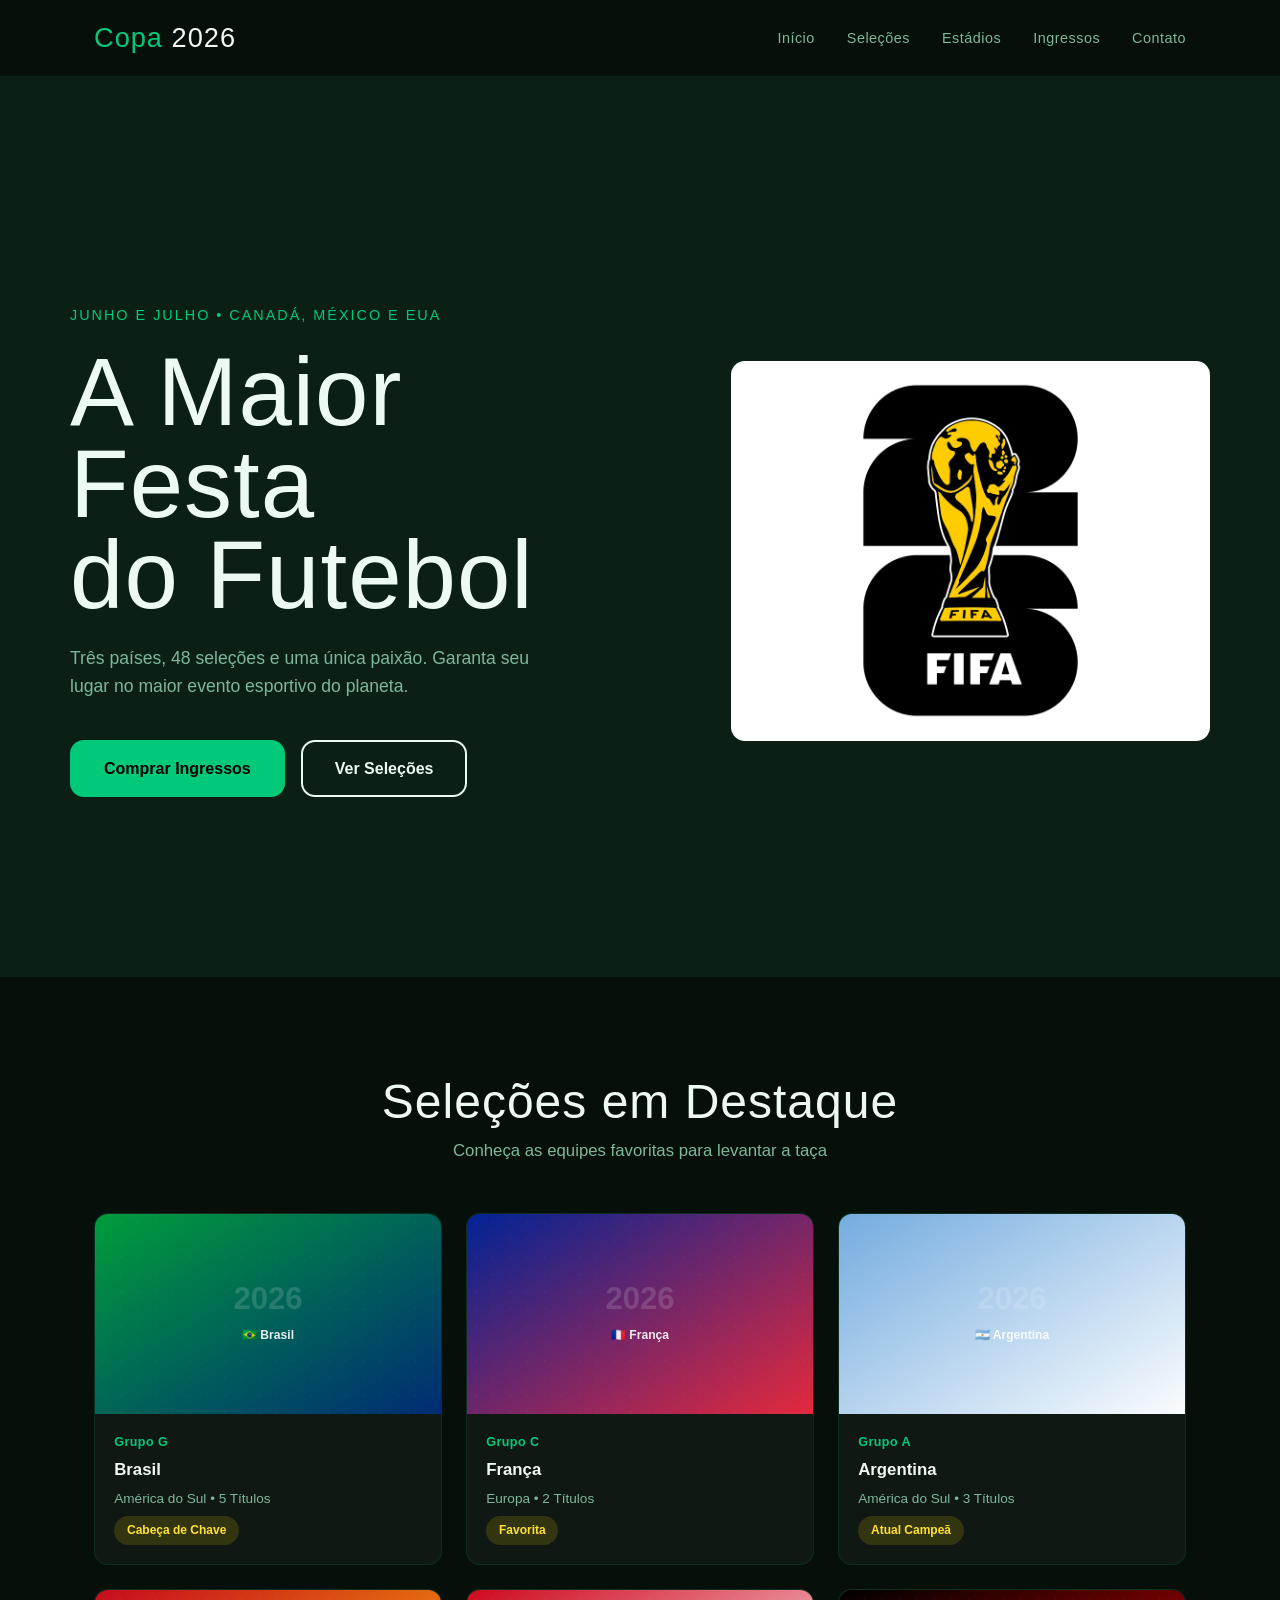
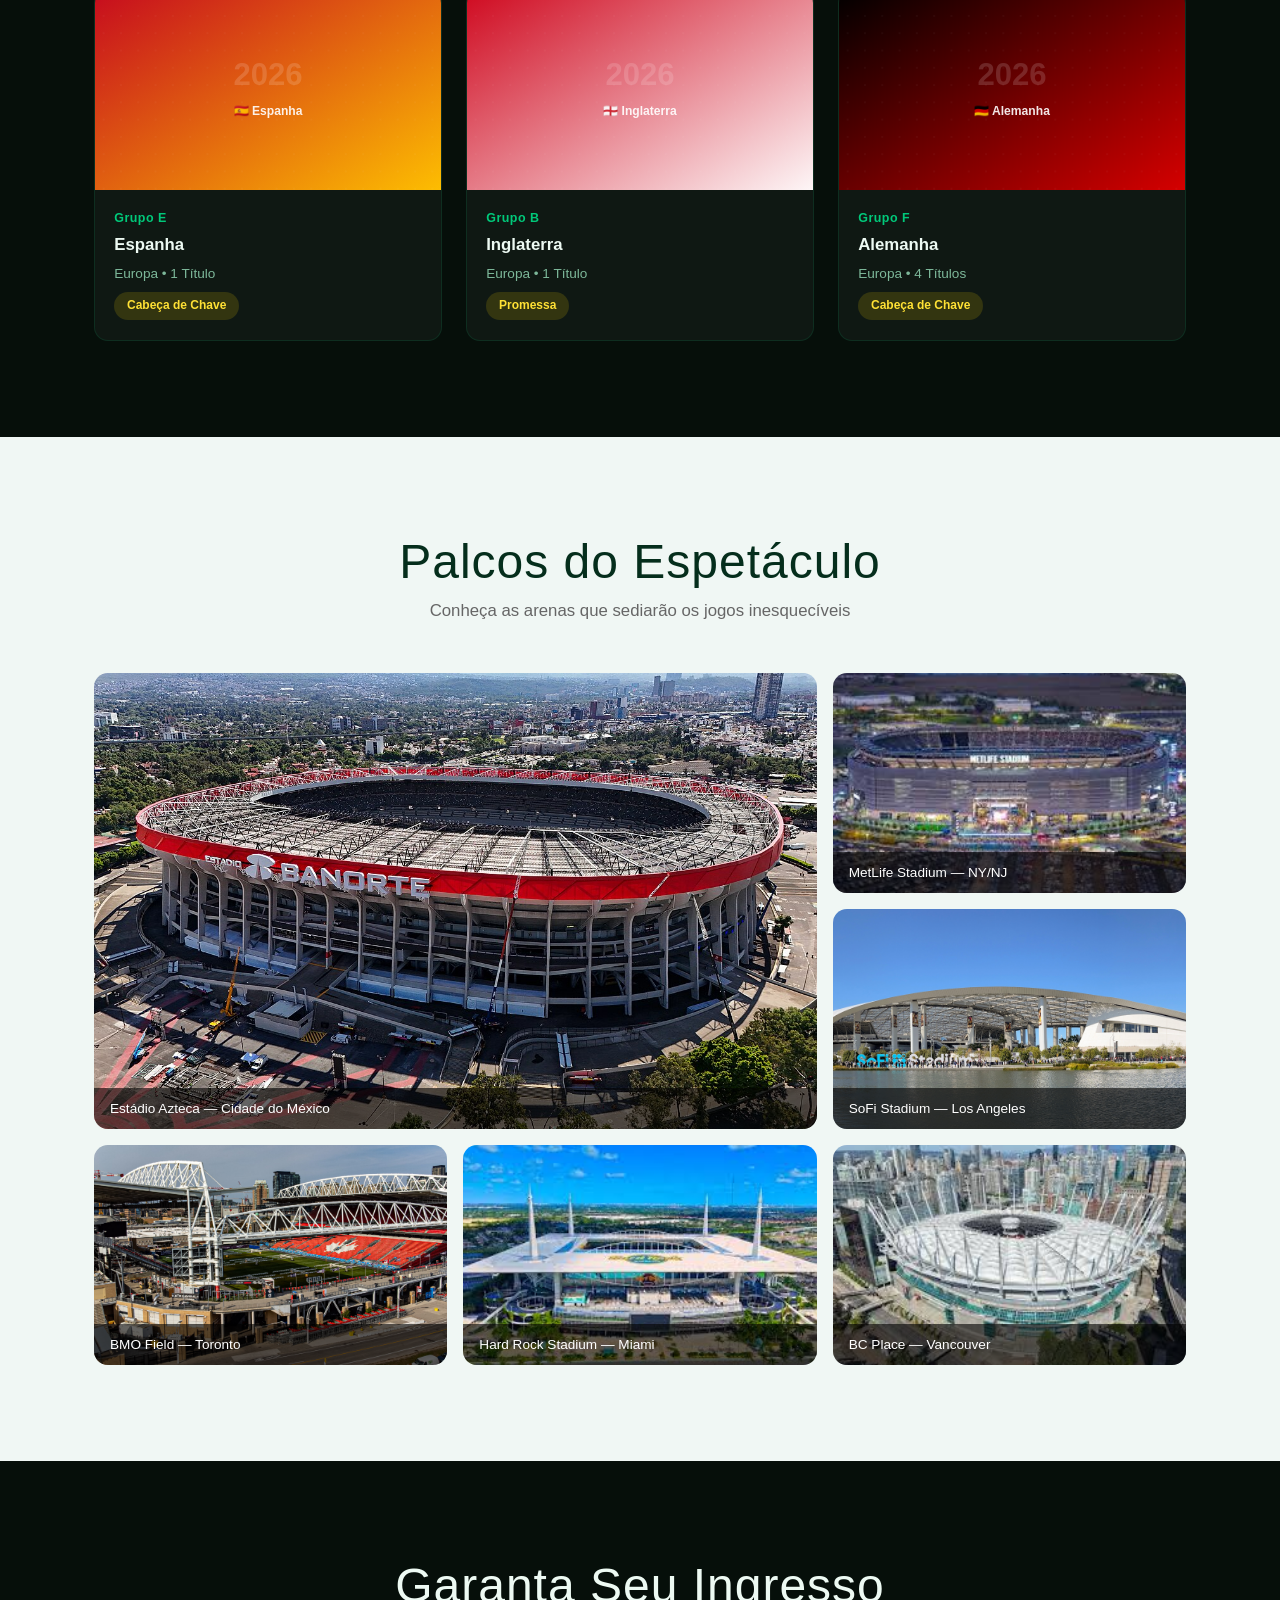
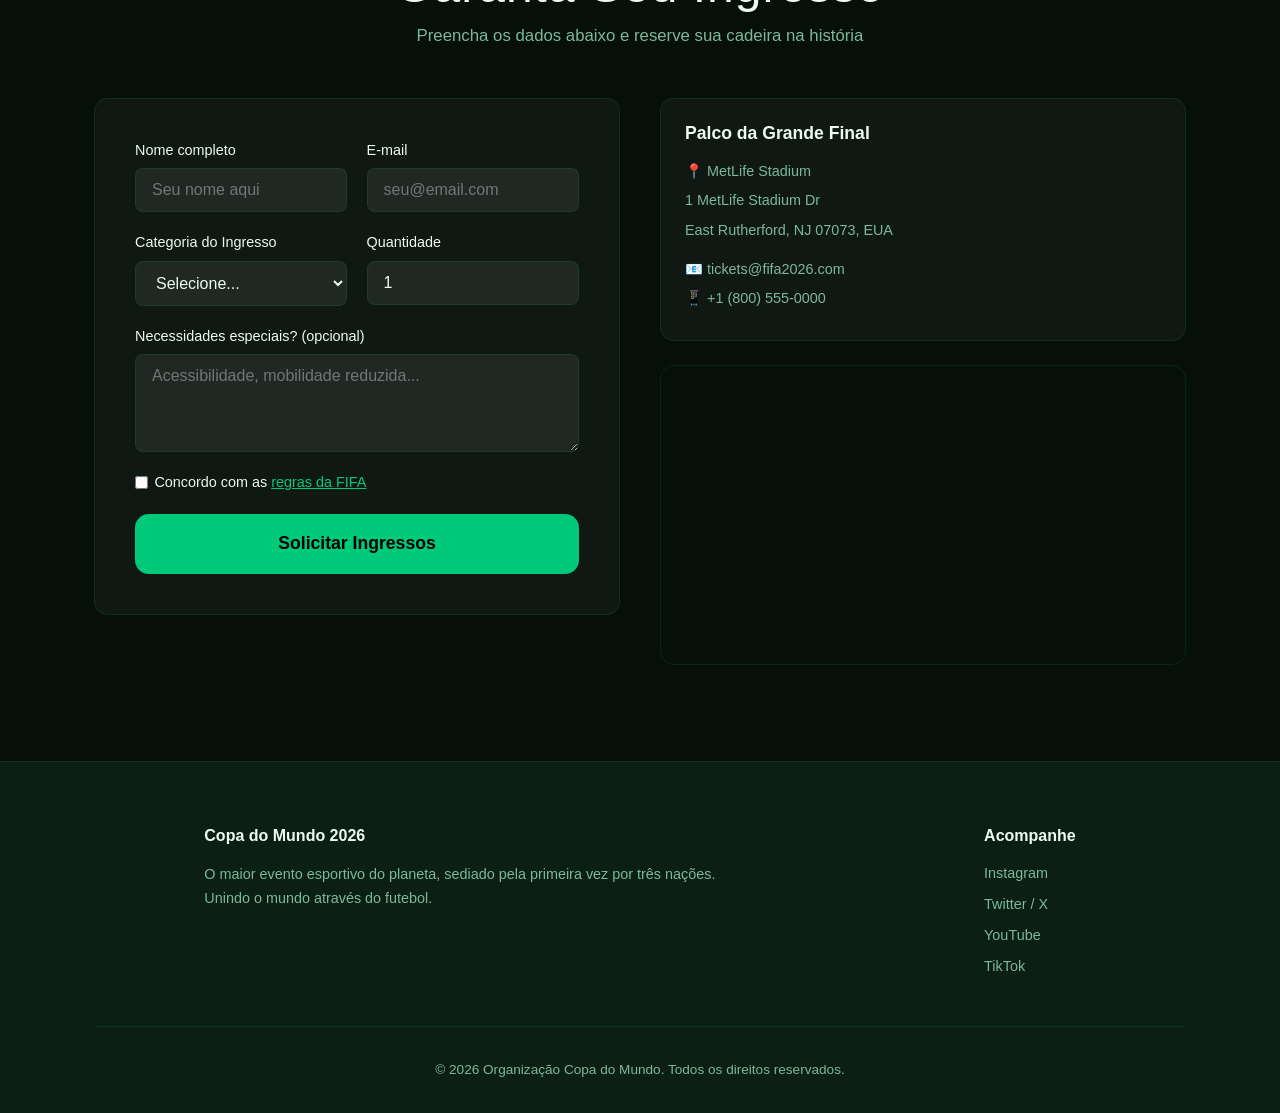
<file: index.html>
<!DOCTYPE html>
<html lang="pt-BR">
<head>
  <meta charset="UTF-8">
  <meta name="viewport" content="width=device-width, initial-scale=1.0">
  <meta name="description" content="Site Oficial da Copa do Mundo 2026 - Ingressos, Seleções e Estádios">
  <title>Copa do Mundo 2026</title>
  <link rel="stylesheet" href="style.css">
  <link rel="icon" type="image/svg+xml" href="favicon.svg">
  </head>

<body>
  <nav id="navbar">
    <div class="nav-container">
      <div class="nav-logo">
        <span class="logo-destaque">Copa</span> 2026
        </div>

      <ul class="nav-links">
        <li><a href="#home">Início</a></li>
        <li><a href="#selecoes">Seleções</a></li>
        <li><a href="#estadios">Estádios</a></li>
        <li><a href="#ingressos">Ingressos</a></li>
        <li><a href="#contato">Contato</a></li>
        </ul>

    </div>
  </nav>

  <header id="home">

    <div class="header-content">
      <div class="header-texto">

        <p class="header-subtitulo">Junho e Julho • Canadá, México e EUA</p>
        <h1 class="header-titulo">A Maior Festa<br>do Futebol</h1>
        <p class="header-descricao">
          Três países, 48 seleções e uma única paixão. 
          Garanta seu lugar no maior evento esportivo do planeta.
        </p>

        <div class="header-botoes">
          <a href="#ingressos" class="btn btn-primario">Comprar Ingressos</a>
          <a href="#selecoes" class="btn btn-secundario">Ver Seleções</a>
        </div>

      </div>
      <div class="header-imagem">
        <img 
          src="img/copa-2026.png" 
          alt="Torcedores comemorando um gol na arquibancada de um estádio lotado"
          class="header-foto"
        >
        </div>
      </div>

  </header>

  <main>

    <section id="selecoes" class="secao secao-escura">
      <div class="container">

        <div class="secao-titulo">
          <h2>Seleções em Destaque</h2>
          <p>Conheça as equipes favoritas para levantar a taça</p>
        </div>

        <div class="grid-selecoes">
          <div class="card-selecao">
            <div class="card-imagem">
              <img 
                src="img/selecao-brasil.svg"
                alt="Jogadores da seleção brasileira abraçados com a camisa amarela"
                class="card-foto"
              >
            </div>
            <div class="card-corpo">
              <span class="card-dia">Grupo G</span>
              <h3>Brasil</h3>
              <p>América do Sul • 5 Títulos</p>
              <span class="tag-palco">Cabeça de Chave</span>
            </div>
          </div>

          <div class="card-selecao">
            <div class="card-imagem">
              <img 
                src="img/selecao-franca.svg"
                alt="Seleção francesa comemorando vitória em campo"
                class="card-foto"
              >
            </div>
            <div class="card-corpo">
              <span class="card-dia">Grupo C</span>
              <h3>França</h3>
              <p>Europa • 2 Títulos</p>
              <span class="tag-palco">Favorita</span>
            </div>
          </div>

          <div class="card-selecao">
            <div class="card-imagem">
              <img 
                src="img/selecao-argentina.svg"
                alt="Time da Argentina perfilado cantando o hino nacional"
                class="card-foto"
              >
            </div>
            <div class="card-corpo">
              <span class="card-dia">Grupo A</span>
              <h3>Argentina</h3>
              <p>América do Sul • 3 Títulos</p>
              <span class="tag-palco">Atual Campeã</span>
            </div>
          </div>

          <div class="card-selecao">
            <div class="card-imagem">
              <img 
                src="img/selecao-espanha.svg"
                alt="Jogadores da Espanha tocando a bola durante a partida"
                class="card-foto"
              >
            </div>
            <div class="card-corpo">
              <span class="card-dia">Grupo E</span>
              <h3>Espanha</h3>
              <p>Europa • 1 Título</p>
              <span class="tag-palco">Cabeça de Chave</span>
            </div>
          </div>

          <div class="card-selecao">
            <div class="card-imagem">
              <img 
                src="img/selecao-inglaterra.svg"
                alt="Atletas da seleção inglesa saudando a torcida"
                class="card-foto"
              >
            </div>
            <div class="card-corpo">
              <span class="card-dia">Grupo B</span>
              <h3>Inglaterra</h3>
              <p>Europa • 1 Título</p>
              <span class="tag-palco">Promessa</span>
            </div>
          </div>

          <div class="card-selecao">
            <div class="card-imagem">
              <img 
                src="img/selecao-alemanha.svg"
                alt="Equipe da Alemanha reunida em círculo antes do jogo"
                class="card-foto"
              >
            </div>
            <div class="card-corpo">
              <span class="card-dia">Grupo F</span>
              <h3>Alemanha</h3>
              <p>Europa • 4 Títulos</p>
              <span class="tag-palco">Cabeça de Chave</span>
            </div>
          </div>

        </div>
        </div>
    </section>
    <section id="estadios" class="secao secao-clara">

      <div class="container">

        <div class="secao-titulo">
          <h2>Palcos do Espetáculo</h2>
          <p>Conheça as arenas que sediarão os jogos inesquecíveis</p>
        </div>

        <div class="grid-galeria">
          <div class="foto-item foto-grande">
            <img 
              src="img/azteca.jpg"
              alt="Visão panorâmica do Estádio Azteca lotado no México"
              class="foto-img"
            >
            <div class="foto-legenda">Estádio Azteca — Cidade do México</div>
          </div>

          <div class="foto-item">
            <img 
              src="img/metlife.jpg"
              alt="Fachada moderna do MetLife Stadium iluminada à noite"
              class="foto-img"
            >
            <div class="foto-legenda">MetLife Stadium — NY/NJ</div>
          </div>

          <div class="foto-item">
            <img 
              src="img/sofi.jpg"
              alt="Design futurista da cobertura do SoFi Stadium em Los Angeles"
              class="foto-img"
            >
            <div class="foto-legenda">SoFi Stadium — Los Angeles</div>
          </div>

          <div class="foto-item">
            <img 
              src="img/bmo.jpg"
              alt="Visão do gramado do BMO Field em Toronto"
              class="foto-img"
            >
            <div class="foto-legenda">BMO Field — Toronto</div>
          </div>

          <div class="foto-item">
            <img 
              src="img/hard-rock.jpg"
              alt="Vista aérea do Hard Rock Stadium em Miami"
              class="foto-img"
            >
            <div class="foto-legenda">Hard Rock Stadium — Miami</div>
          </div>

          <div class="foto-item">
            <img 
              src="img/bc-place.jpg"
              alt="Interior do BC Place com seu teto retrátil em Vancouver"
              class="foto-img"
            >
            <div class="foto-legenda">BC Place — Vancouver</div>
          </div>

        </div>
        </div>

    </section>
    <section id="ingressos" class="secao secao-escura">

      <div class="container">

        <div class="secao-titulo">
          <h2>Garanta Seu Ingresso</h2>
          <p>Preencha os dados abaixo e reserve sua cadeira na história</p>
        </div>

        <div class="ingressos-layout">
          <div>
            <form id="form-ingresso" class="formulario">

              <div class="form-linha">
                <div class="form-grupo">
                  <label for="nome">Nome completo</label>
                  <input 
                    type="text" 
                    id="nome" 
                    name="nome" 
                    placeholder="Seu nome aqui"
                    required
                  >
                </div>

                <div class="form-grupo">
                  <label for="email">E-mail</label>
                  <input 
                    type="email" 
                    id="email" 
                    name="email" 
                    placeholder="seu@email.com"
                    required
                  >
                </div>
              </div>

              <div class="form-linha">
                <div class="form-grupo">
                  <label for="tipo">Categoria do Ingresso</label>
                  <select id="tipo" name="tipo">
                    <option value="">Selecione...</option>
                    <option value="cat3">Categoria 3 — U$ 150</option>
                    <option value="cat2">Categoria 2 — U$ 300</option>
                    <option value="cat1">Categoria 1 — U$ 600</option>
                    <option value="vip">Hospitality / VIP — U$ 1200</option>
                  </select>
                </div>

                <div class="form-grupo">
                  <label for="quantidade">Quantidade</label>
                  <input 
                    type="number" 
                    id="quantidade" 
                    name="quantidade"
                    min="1" 
                    max="6" 
                    value="1"
                  >
                </div>
              </div>

              <div class="form-grupo">
                <label for="mensagem">Necessidades especiais? (opcional)</label>
                <textarea 
                  id="mensagem" 
                  name="mensagem" 
                  rows="4"
                  placeholder="Acessibilidade, mobilidade reduzida..."
                ></textarea>
              </div>

              <div class="form-grupo form-checkbox">
                <input type="checkbox" id="termos" name="termos" required>
                <label for="termos">Concordo com as <a href="#">regras da FIFA</a></label>
              </div>

              <button type="submit" class="btn btn-primario btn-grande">
                Solicitar Ingressos
              </button>

            </form>
          </div>

          <div class="local-wrapper">

            <div class="local-info">
              <h3>Palco da Grande Final</h3>

              <address>
                <p>📍 MetLife Stadium</p>
                <p>1 MetLife Stadium Dr</p>
                <p>East Rutherford, NJ 07073, EUA</p>
              </address>

              <div class="local-contatos">
                <p>📧 tickets@fifa2026.com</p>
                <p>📱 +1 (800) 555-0000</p>
              </div>
            </div>

            <div class="mapa-wrapper">
              <iframe
                src="https://www.google.com/maps/embed?pb=!1m18!1m12!1m3!1d3020.354228965902!2d-74.07682392437632!3d40.81363653066376!2m3!1f0!2f0!3f0!3m2!1i1024!2i768!4f13.1!3m3!1m2!1s0x89c2f861aa554bf7%3A0xc66ba2b8e390c504!2sMetLife%20Stadium!5e0!3m2!1spt-BR!2sbr!4v1716301234567!5m2!1spt-BR!2sbr"
                width="100%"
                height="100%"
                style="border: 0;"
                allowfullscreen=""
                loading="lazy"
                referrerpolicy="no-referrer-when-downgrade"
                title="Mapa do MetLife Stadium, local da final da Copa"
              ></iframe>
            </div>

          </div>

        </div>

      </div>

    </section>

  </main>

  <footer id="contato">

    <div class="container">

      <div class="footer-grid">

        <div class="footer-coluna">
          <h4>Copa do Mundo 2026</h4>
          <p>O maior evento esportivo do planeta, sediado pela primeira vez por três nações.</p>
          <p>Unindo o mundo através do futebol.</p>
        </div>

        <div class="footer-coluna">
          <h4>Acompanhe</h4>
          <div class="redes-sociais">
            <a href="#" class="rede-link">Instagram</a>
            <a href="#" class="rede-link">Twitter / X</a>
            <a href="#" class="rede-link">YouTube</a>
            <a href="#" class="rede-link">TikTok</a>
          </div>
        </div>

      </div>
      <div class="footer-fundo">
        <p>© 2026 Organização Copa do Mundo. Todos os direitos reservados.</p>
      </div>

    </div>

  </footer>

</body>
</html>
</file>
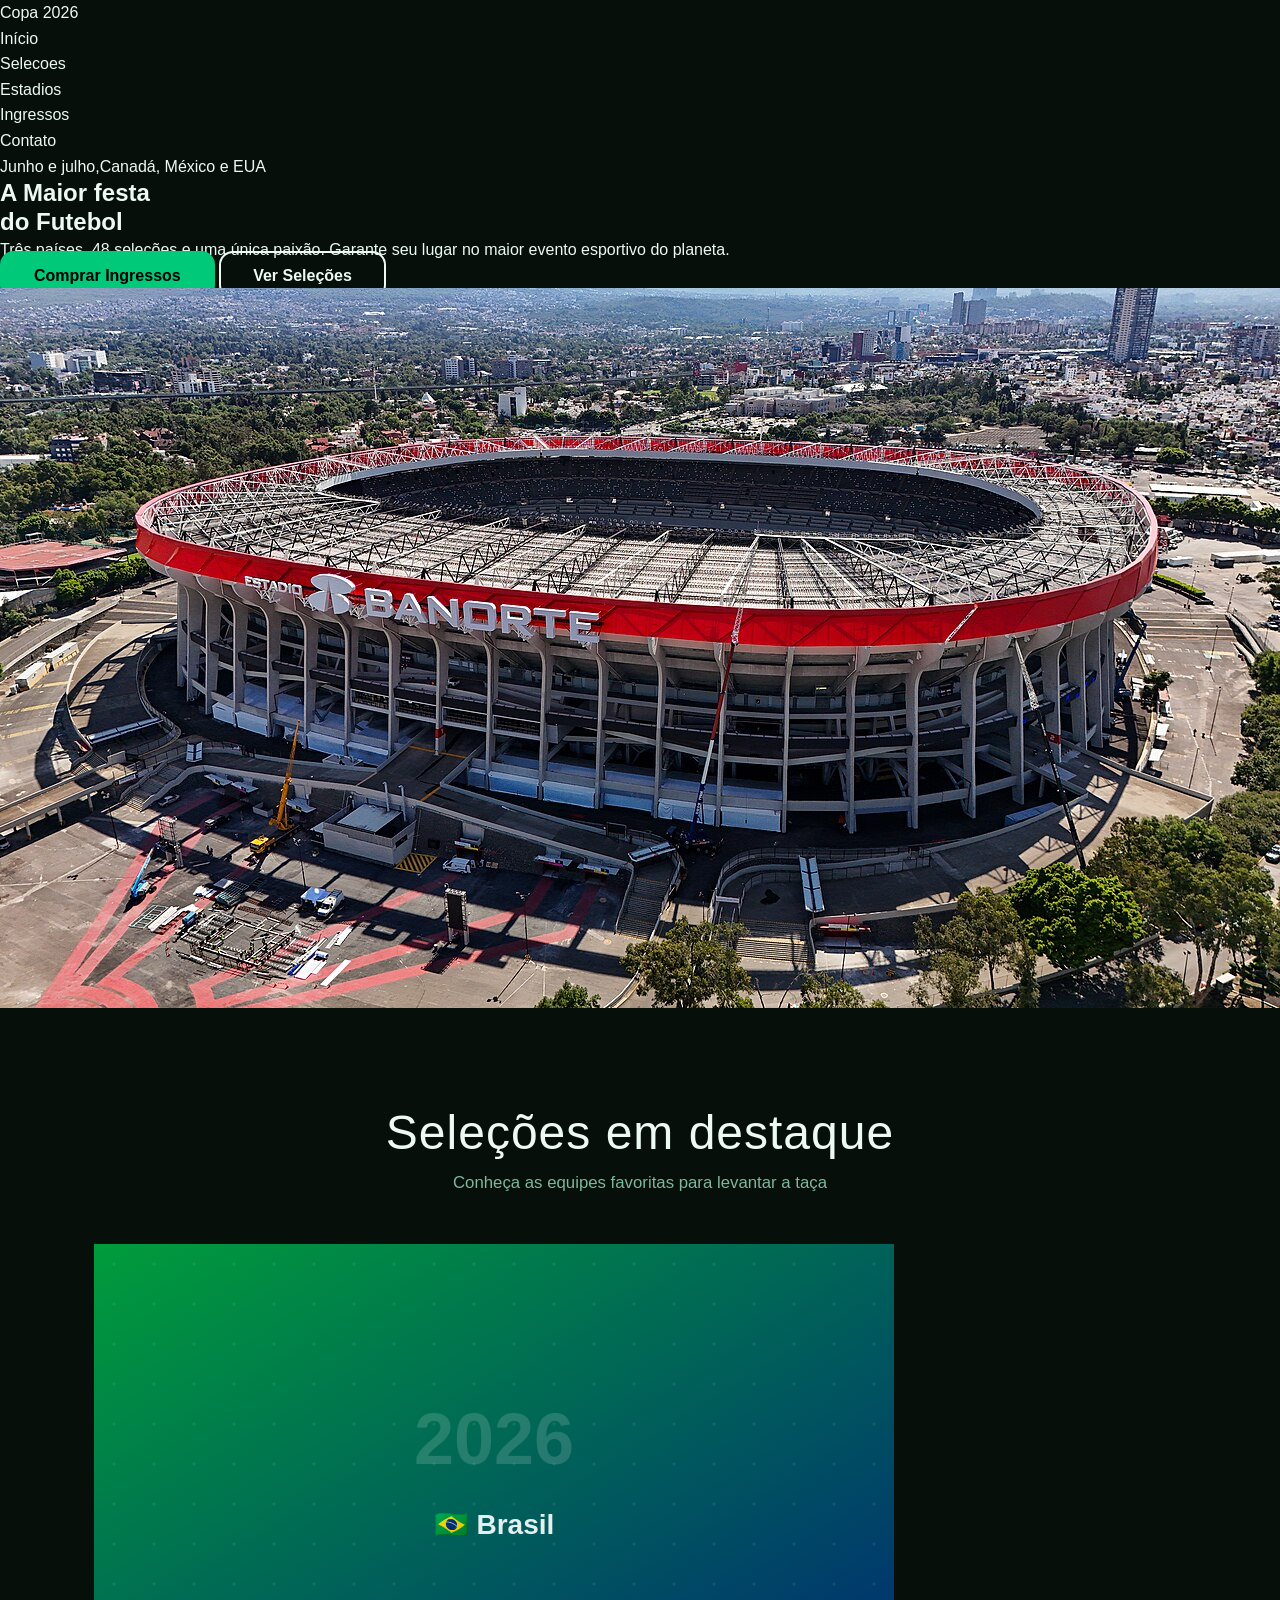
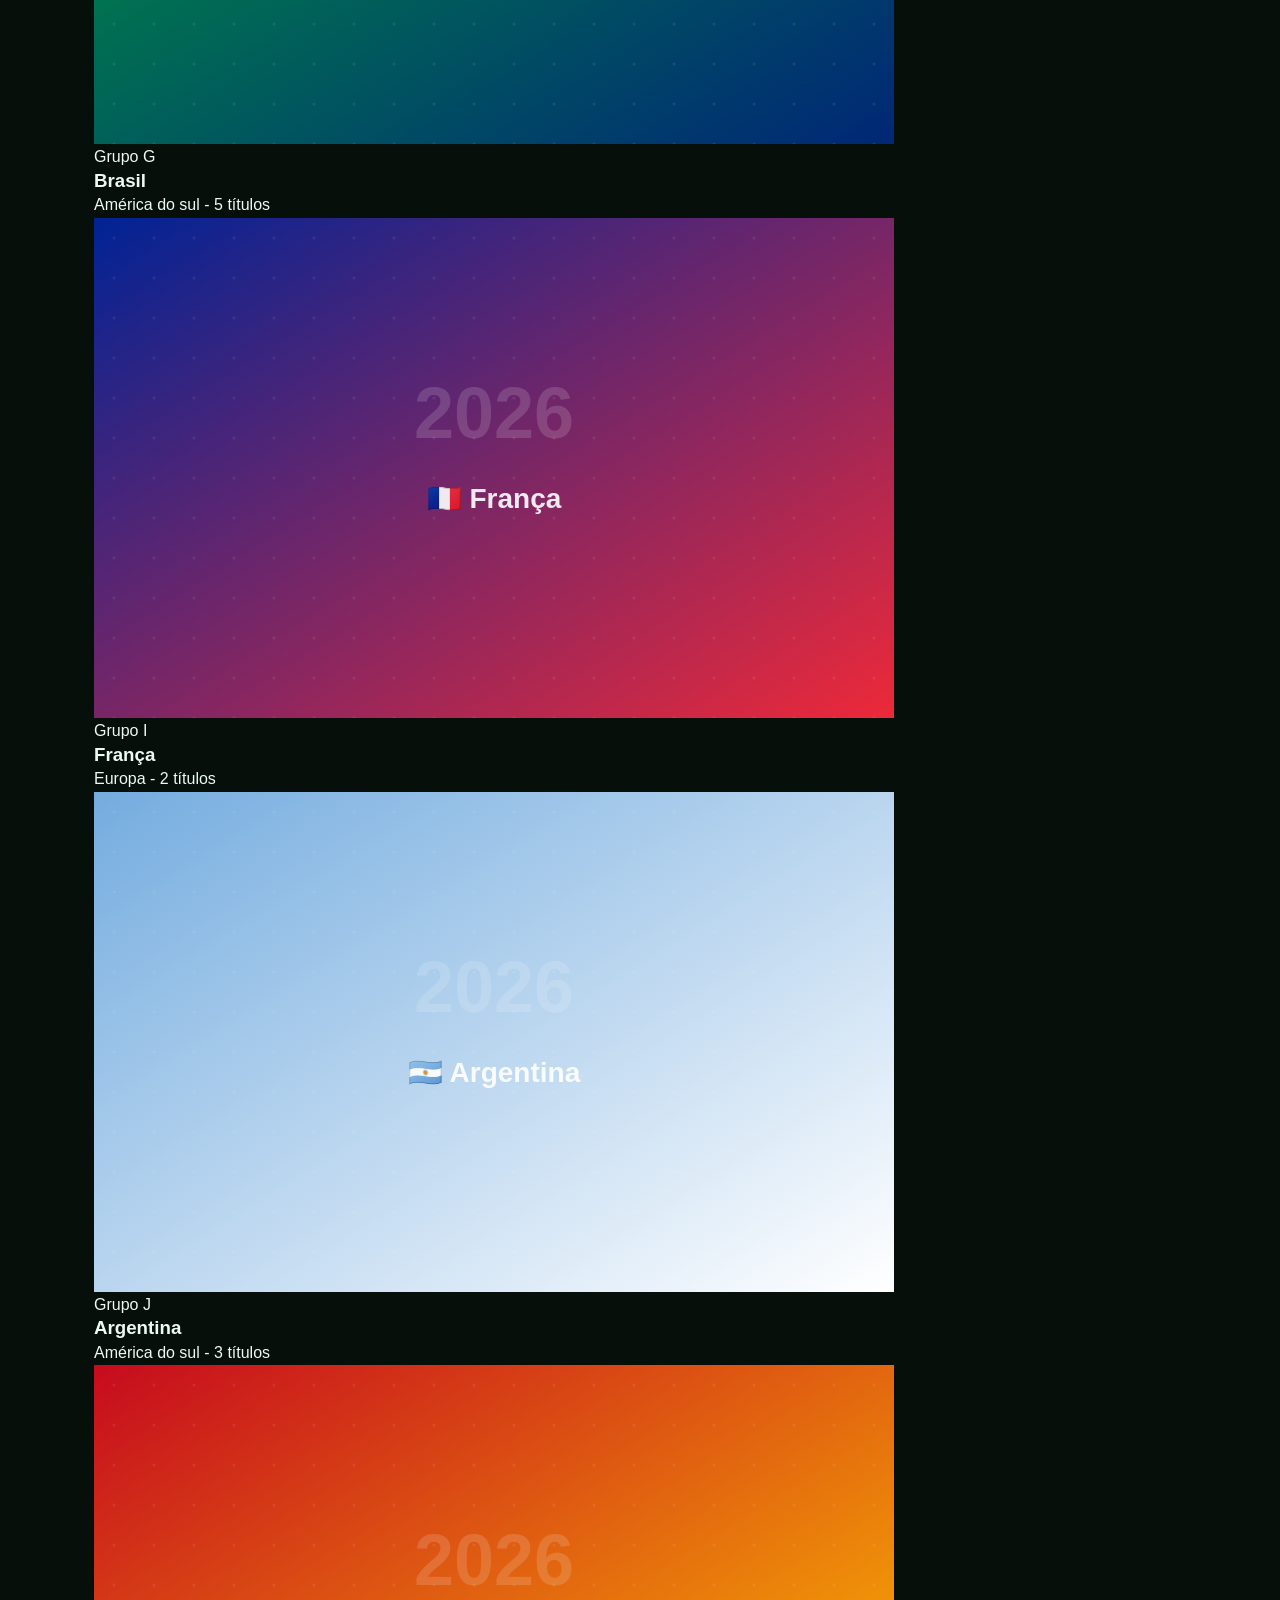
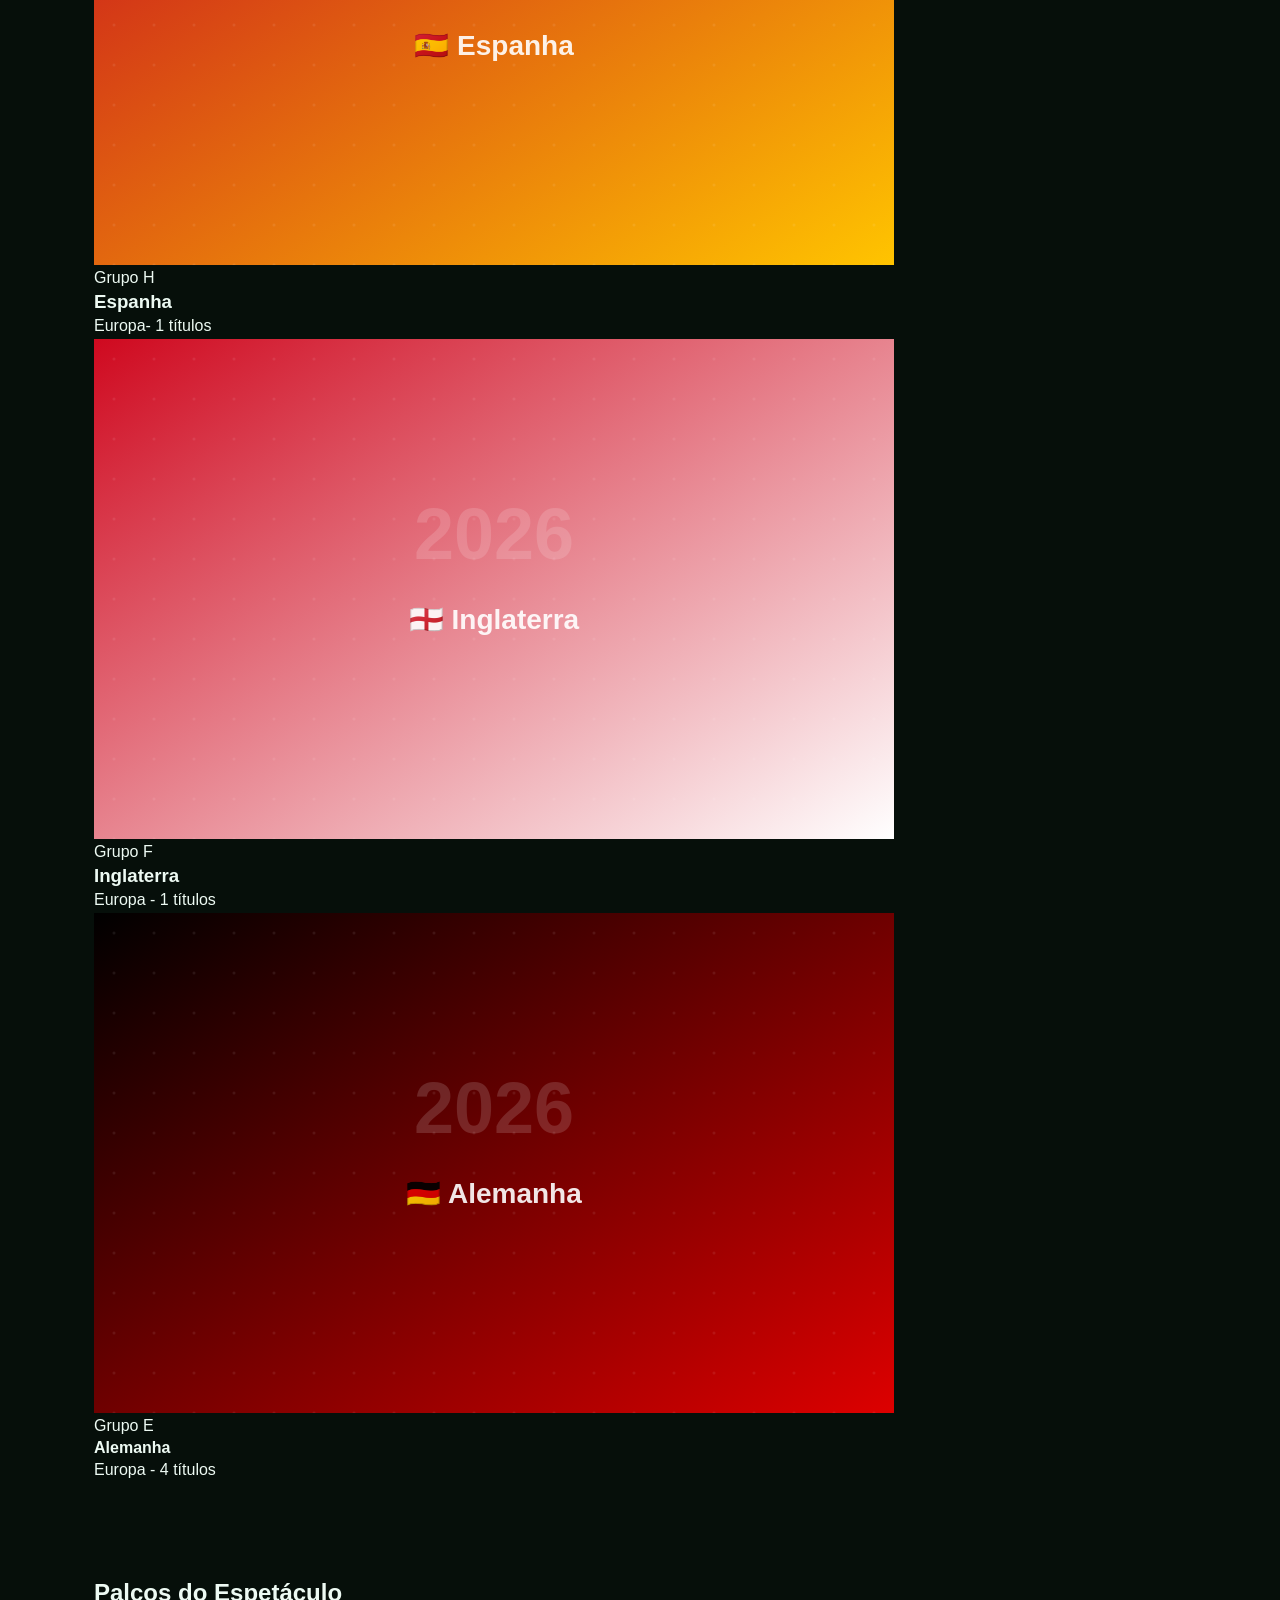
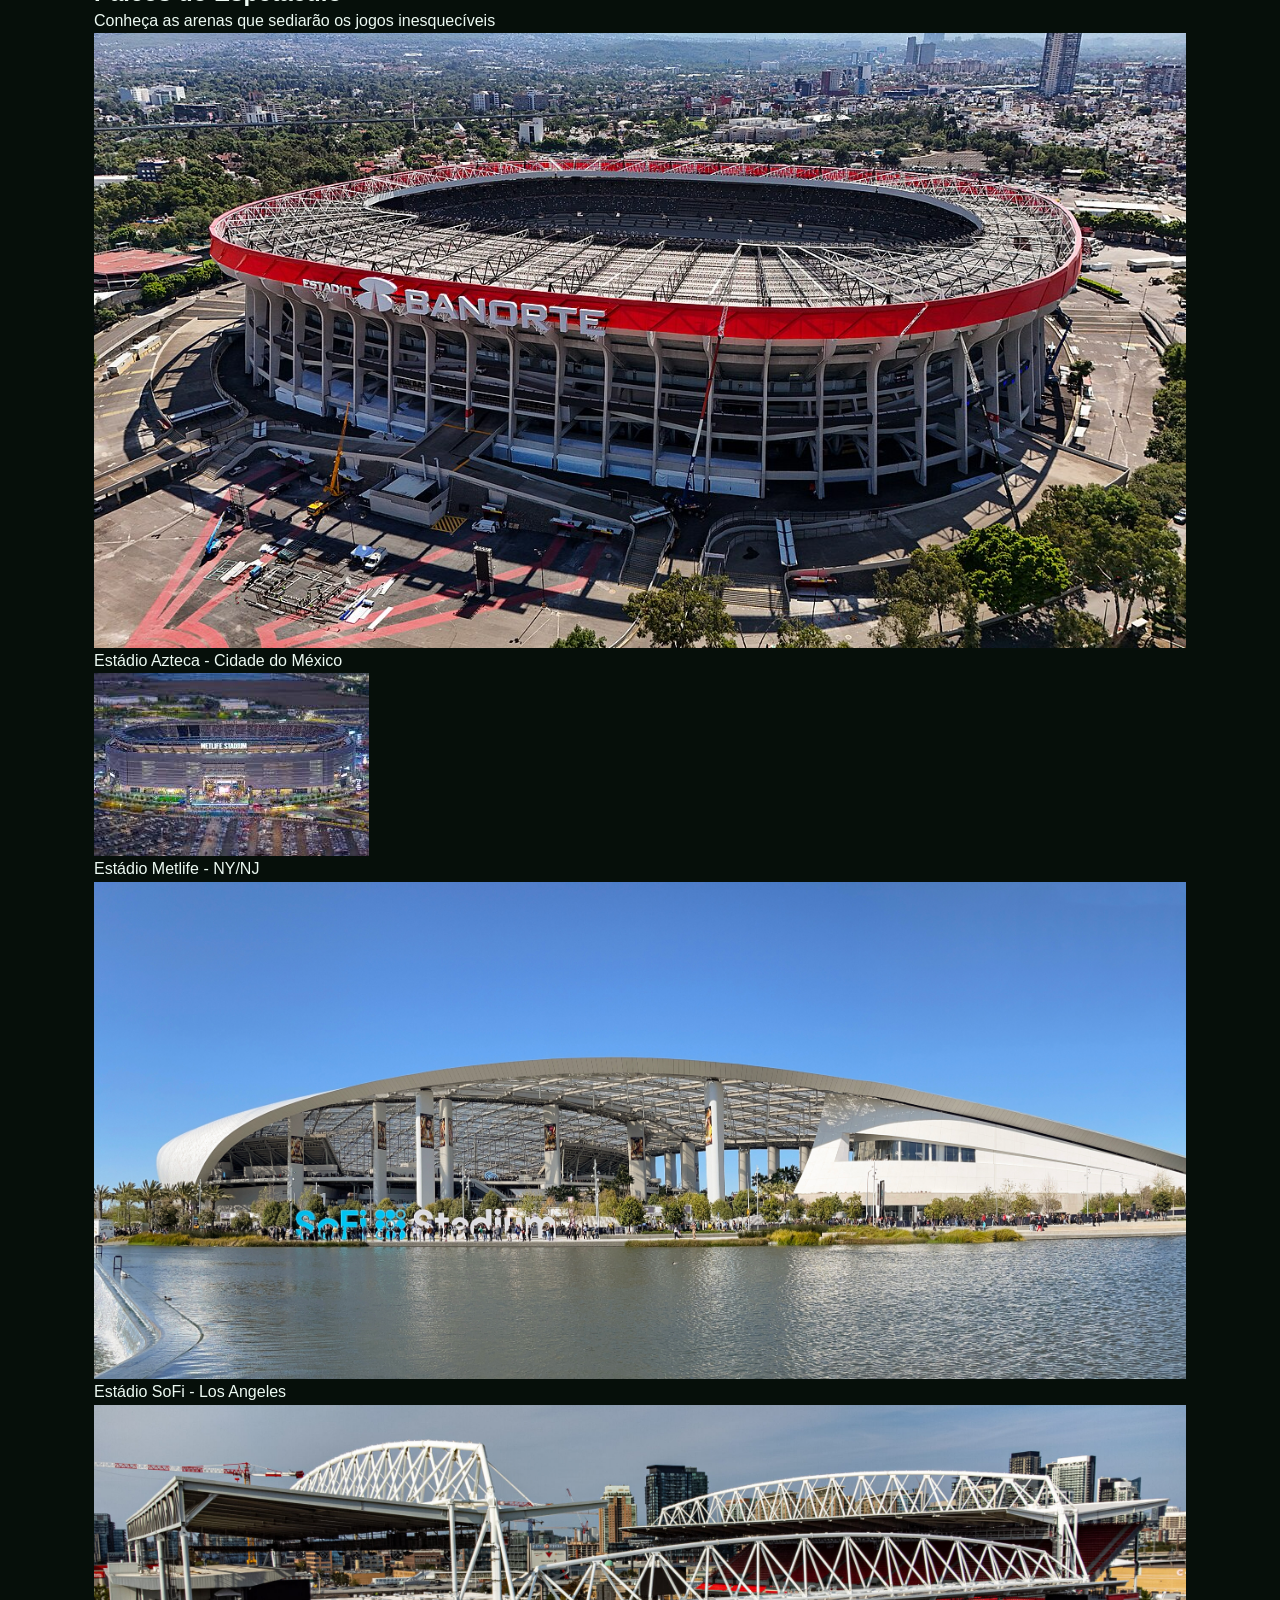
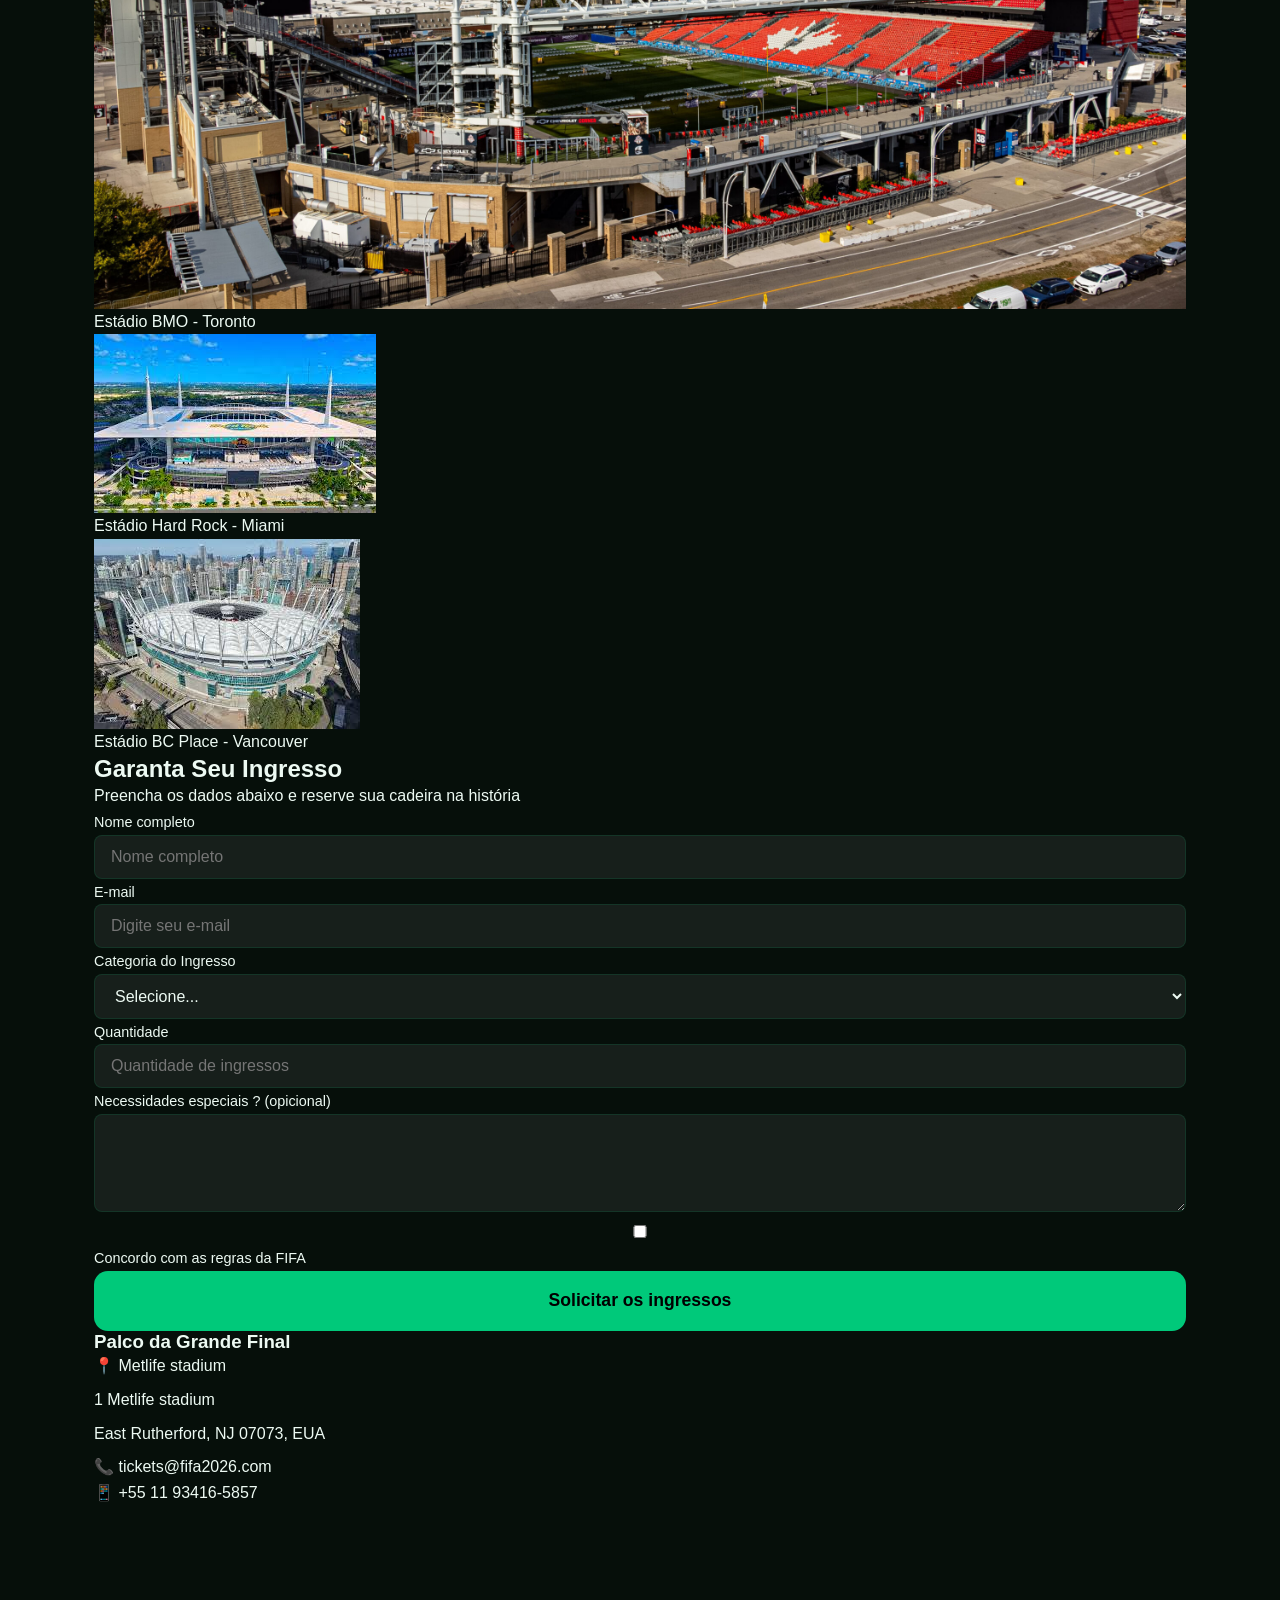
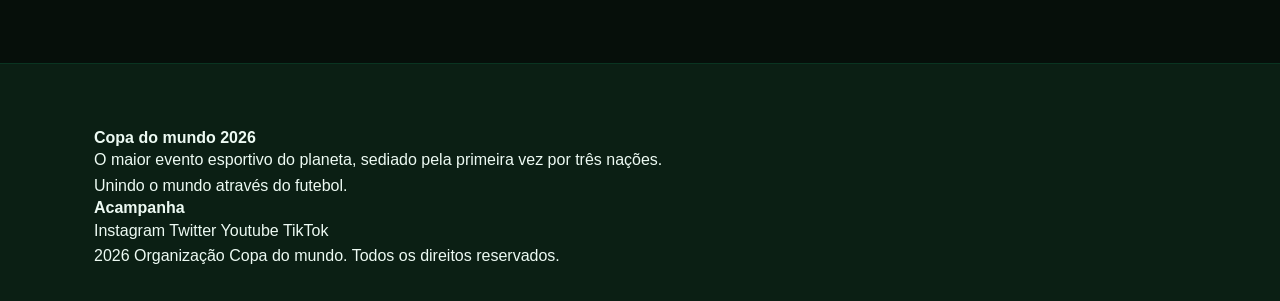
<file: Site-copa-pequenos-talentos-main/index.html>
<!DOCTYPE html>
<html lang="en">

<head>
    <meta charset="UTF-8">
    <meta name="viewport" content="width=device-width, initial-scale=1.0">
    <meta name="description" content="Site oficial da copa do mundo 2026 - Pequenos talentos">
    <title>Copa do mundo 2026</title>
    <link rel="stylesheet" href="style.css">
</head>

<body>
    <nav>
        <div>
            <div>
                <span>Copa</span> 2026
            </div>

            <ul>
                <li><a href="#home">Início</a></li>
                <li><a href="#selecoes">Selecoes</a></li>
                <li><a href="#estadios">Estadios</a></li>
                <li><a href="#ingressos">Ingressos</a></li>
                <li><a href="#contato">Contato</a></li>
            </ul>
        </div>
    </nav>

    <section id="home">
        <div>
            <div>
                <p>Junho e julho,Canadá, México e EUA</p>
                <h1>A Maior festa <br> do Futebol</h1>
                <p>
                    Três países, 48 seleções e uma única paixão.
                    Garante seu lugar no maior evento esportivo do planeta.

                </p>
                <div>
                    <a href="#ingressos"class="btn btn-primario">Comprar Ingressos</a>
                    <a href="#selecões" class="btn btn-secundario">Ver Seleções</a>
                </div>
            </div>
            <div>
                <img src="img/azteca.jpg" alt="Estadio da copa do mundo - 2026">
            </div>
        </div>
    </section>

    <main>
        <section id="selecoes" class="secao secao-escura">
            <div class="container">
                <!-- Div de títulos  -->
                <div class="secao-titulo">
                    <h2>Seleções em destaque</h2>
                    <p>Conheça as equipes favoritas para levantar a taça</p>
                </div>
                <!-- Div de seleções -->
                <div>
                    <!-- Seleção brasileira -->
                    <div>
                        <div>
                            <img src="img/selecao-brasil.svg" alt="banner Seleção brasileira">
                        </div>
                        <div>
                            <span>Grupo G</span>
                            <h3>Brasil</h3>
                            <p>América do sul - 5 títulos</p>
                        </div>

                        <!-- Seleção da frança -->
                        <div>
                            <div>
                                <div>
                                    <img src="img/selecao-franca.svg" alt="banner Seleção da frança ">
                                </div>
                                <div>
                                    <span>Grupo I</span>
                                    <h3>França</h3>
                                    <p>Europa - 2 títulos</p>
                                </div>
                            </div>
                        </div>
                        <!-- Seleção da argentina -->
                        <div>
                            <div>
                                <div>
                                    <img src="img/selecao-argentina.svg" alt="banner Seleção da argentina ">
                                </div>
                                <div>
                                    <span>Grupo J</span>
                                    <h3>Argentina</h3>
                                    <p>América do sul - 3 títulos</p>
                                </div>
                            </div>
                        </div>
                        <!-- Seleção da espanha -->
                        <div>
                            <div>
                                <div>
                                    <img src="img/selecao-espanha.svg" alt="banner Seleção da espanha ">
                                </div>
                                <div>
                                    <span>Grupo H</span>
                                    <h3>Espanha</h3>
                                    <p>Europa- 1 títulos</p>
                                </div>
                            </div>
                        </div>
                        <!-- Seleção da inglaterra -->
                        <div>
                            <div>
                                <div>
                                    <img src="img/selecao-inglaterra.svg" alt="banner Seleção da inglaterra ">
                                </div>
                                <div>
                                    <span>Grupo F</span>
                                    <h3>Inglaterra</h3>
                                    <p>Europa - 1 títulos</p>
                                </div>
                            </div>
                        </div>
                        <!-- Seleção da alemanha -->
                        <div>
                            <div>
                                <div>
                                    <img src="img/selecao-alemanha.svg" alt="banner Seleção da alemanha ">
                                </div>
                                <div>
                                    <span>Grupo E</span>
                                    <h4>Alemanha</h4>
                                    <p>Europa - 4 títulos</p>
                                </div>
                            </div>
                        </div>

                    </div>
                </div>
            </div>
        </section>

        <section id="estadios">
            <div class="container">
                <!-- Div de título -->
                <div>
                    <h2>Palcos do Espetáculo</h2>
                    <p>Conheça as arenas que sediarão os jogos inesquecíveis</p>
                </div>

                <!-- Div de estádios -->
                <div>
                    <!-- Div do estádio 1 -->
                    <div>
                        <img src="img/azteca.jpg" alt="Estádio Azteca">
                        <div>Estádio Azteca - Cidade do México</div>
                    </div>

                    <!-- Div do estádio 2 -->
                    <div>
                        <img src="img/metlife.jpg" alt="Estádio Metlife">
                        <div>Estádio Metlife - NY/NJ</div>
                    </div>

                    <!-- Div do estádio 3 -->
                    <div>
                        <img src="img/sofi.jpg" alt="Estádio SoFi">
                        <div>Estádio SoFi - Los Angeles</div>
                    </div>

                    <!-- Div do estádio 4 -->
                    <div>
                        <img src="img/bmo.jpg" alt="Estádio BMO">
                        <div>Estádio BMO - Toronto</div>
                    </div>

                    <!-- Div do estádio 5 -->
                    <div>
                        <img src="img/hard-rock.jpg" alt="Estádio Hard Rock">
                        <div>Estádio Hard Rock - Miami</div>
                    </div>

                    <!-- Div do estádio 6 -->
                    <div>
                        <img src="img/bc-place.jpg" alt="Estádio BC Place">
                        <div>Estádio BC Place - Vancouver</div>
                    </div>
                </div>
            </div>
        </section>

        <section id="ingressos">
            <div class="container">

                <!-- Div de título -->
                <div>
                    <h2>Garanta Seu Ingresso</h2>
                    <p>Preencha os dados abaixo e reserve sua cadeira na história</p>
                </div>

                <!-- Div de formulário -->
                <div>
                    <form>
                        <!-- Div linha 1 -->
                        <div>

                            <!-- Div input 1 -->
                            <div>
                                <label>Nome completo</label>
                                <input type="text" placeholder="Nome completo" required>
                            </div>

                            <!-- Div input 2 -->
                            <div>
                                <label>E-mail</label>
                                <input type="email" placeholder="Digite seu e-mail" required>
                            </div>
                        </div>

                        <!-- Div linha 2 -->
                        <div>

                            <!-- Div input 3 -->
                            <div>
                                <label>Categoria do Ingresso</label>
                                <select>
                                    <option value="">Selecione...</option>
                                    <option value="cat3">Categoria 3 - R$ 1000</option>
                                    <option value="cat2">Categoria 2 - R$ 700</option>
                                    <option value="cat1">Categoria 1 - R$ 200</option>
                                </select>
                            </div>

                            <!-- Div input 4 -->
                            <div>
                                <label>Quantidade</label>
                                <input type="number" placeholder="Quantidade de ingressos" min="1" max="6" required>
                            </div>
                        </div>


                        <!-- Div input 5 -->
                        <div>
                            <label>Necessidades especiais ? (opicional)</label>
                            <textarea name="mensagem" rows="4" placeholder="Acessibilidade, mobilidade reduzida...">
                            </textarea>
                        </div>

                        <!-- Div input 6 -->
                        <diV>
                            <input type="checkbox" required>
                            <label>
                                Concordo com as
                                <a href="#"> regras da FIFA</a>
                            </label>
                        </diV>

                        <button type="submit" class="btn btn-primario btn-grande">
                            Solicitar os ingressos
                        </button>
                    </form>
                </div>

                <!-- Div localização -->
                <div>
                    <!-- Div informações -->
                    <div>
                        <h3>Palco da Grande Final</h3>
                        <!-- Endereço -->
                        <address>
                            <p>📍 Metlife stadium</p>
                            <p>1 Metlife stadium</p>
                            <p>East Rutherford, NJ 07073, EUA</p>
                        </address>
                        <!-- Div Contato -->
                        <div>
                            <p>📞 tickets@fifa2026.com</p>
                            <p>📱 +55 11 93416-5857</p>
                        </div>
                    </div>

                    <!-- Div Contato -->
                    <div>
                        <iframe
                            src="https://www.google.com/maps/embed?pb=!1m18!1m12!1m3!1d3019.6580994756428!2d-74.074457!3d40.8135064!2m3!1f0!2f0!3f0!3m2!1i1024!2i768!4f13.1!3m3!1m2!1s0x89c2f861ad5902bf%3A0x8184280d31051734!2sMetLife%20Stadium!5e0!3m2!1spt-BR!2sbr!4v1786193264101!5m2!1spt-BR!2sbr"
                            width="100%" height="100%" style="border:0;" allowfullscreen="" loading="lazy"
                            referrerpolicy="strict-origin-when-cross-origin"
                            title="Mapa do Metlife stadium, local da final da copa"></iframe>

                    </div>
                </div>
            </div>
        </section>
    </main>

    <footer>
        <div class="container">
            <!-- Div grid -->
            <div>
                <!-- Div coluna 1 -->
                <div>
                    <h4>Copa do mundo 2026</h4>
                    <p>O maior evento esportivo do planeta, sediado pela primeira vez por três nações.</p>
                    <p>Unindo o mundo através do futebol.</p>
                </div>
                
                <!-- Div coluna 2 -->
                <div>
                    <h4>Acampanha</h4>

                    <!-- Div redes sociais -->
                    <div>
                        <a href="#">Instagram</a>
                        <a href="#">Twitter</a>
                        <a href="#">Youtube</a>
                        <a href="#">TikTok</a>
                    </div>
                </div>
            </div>
            <!-- Div fundo -->
             <div>
                <p> 2026 Organização Copa do mundo. Todos os direitos reservados.</p>
             </div>
        </div>
    </footer>

</body>

</html>
</file>
<file: style.css>
/* Inicio do CSS */
*{
    margin: 0;
    padding: 0;
    box-sizing: border-box;
}

@import url('https://fonts.googleapis.com/css2?family=Inter:ital,opsz,wght@0,14..32,100..900;1,14..32,100..900&display=swap');

  :root{
    --cor-fundo-escuro: #060f0a;
    --cor-fundo-medio: #0b1f14;
    --cor-fundo-claro: #f0f7f4;
    --cor-primaria: #00c97a;
    --cor-primaria-escura: #009958;
    --cor-secundaria: #ffe135;
    --cor-texto-claro: #edfaf3;
    --cor-texto-escuro: #052e1c;
    --cor-texto-suave: #7db89a;
    --cor-borda: rgba(0, 201, 122, 0.12);
  
    --fonte-principal: 'Inter', 'Segoe UI', sans-serif;
  
    --espacamento-secao: 6rem;
    --raio-borda: 14px;
    --raio-borda-pequeno: 8px;
    --largura-maxima: 1140px;
}

  body {
    /* Configurar fonte */
    font-family: var(--fonte-principal);

    /* Cor de fundo */
    background-color: var(--cor-fundo-escuro);

    /* Cor da  fonte/texto */
    color: var(--cor-texto-claro);

    /* Altura da linha do texto */
    line-height: 1.6;
}


  a {
    /* Decoração do texto */
text-decoration: none;
color: var(--cor-texto-claro);

    /* Animações */
    transition: color 0.3 ease;
}
  ul {
    /* Estilizaçã da linha  */
    list-style: none;
}

  img {
    max-width: 100%;
    display:block;
}

h1, h2, h3, h4 {
    line-height: 1.2;

/* Ajusta a largura do texto */
   font-weight: 700;

}


/* COMPONENTES REUTILIZÁVEIS */


.container {
    max-width: var(--largura-maxima);

/* Espaçamento externo */
    margin: 0 auto;

/* Espaçamento interno */
    padding: 0 1.5rem;

}

/*Botões*/

.btn {
    padding: 0.85rem 2rem;

/*Arredondamento dos cantos*/
    border-radius: var(--raio-borda);

    font-weight: 600;

/*Tamanho do texto*/
    font-size: lrem;

/*Estiliza o cursor*/
    cursor: pointer;

    border: 2px solid transparent;

    transition: all 0.3s ease;
}
.btn-primario {
  /*Cor de fundo do botão*/
  background-color: var(--cor-primaria);
  /*Cor da letra do botão*/
  color: #000;
  /*Peso da fonte do botão*/
  font-weight: 700;

}
/*Estilização quando passa o mouse por cima do botão primario efeito hover*/
.btn-primario:hover{
  background-color: transparent;
  color: var(--cor-primaria);
  border-color: var(--cor-primaria) ;

}

.btn-secundario{
  background-color: transparent;
  color: var(--cor-texto-claro);
  border-color: var(--cor-texto-claro);
}
/*Estilização quando passa o mouse por cima do botão  secundário efeito hover*/
.btn-secundario:hover{
  background-color: var(--cor-texto-claro);
  color: var(--cor-fundo-escuro);
}

.btn-grande{
  width: 100%;
  padding: 1.1rem;
  font-size: 1.1rem;
}
/* Bloco de cabeçalho padrão de cada seção */
.secao-titulo {
  text-align: center;
  margin-bottom: 3rem;
}

.secao-titulo h2 {
  font-family: var(--fonte-display);
  font-size: 3rem;
  font-weight: 400;
  letter-spacing: 1px;  /* Espaço entre as letras */
  margin-bottom: 0.5rem;
}

.secao-titulo p {
  color: var(--cor-texto-suave);
  font-size: 1.05rem;
}

/* ----------------------------------------------------------------
   4. NAVBAR
   Menu superior fixado no topo da página.
---------------------------------------------------------------- */
#navbar {
  position: sticky;      /* Fica colado no topo ao rolar a página */
  top: 0;
  padding: 1rem 0;
  background-color: var(--cor-fundo-escuro);
  border-bottom: 1px solid var(--cor-borda);
  z-index: 100;          /* Garante que o menu fique sempre na frente dos outros elementos */
}

.nav-container {
  display: flex;
  justify-content: space-between; /* Logo na esquerda, links na direita */
  align-items: center;            /* Alinha verticalmente no centro */
  max-width: var(--largura-maxima);
  margin: 0 auto;
  padding: 0 1.5rem;
}

.nav-logo {
  font-family: var(--fonte-display);
  font-size: 1.7rem;
  font-weight: 400;
  letter-spacing: 1px;
}

.logo-destaque {
  color: var(--cor-primaria);
}

.nav-links {
  display: flex;
  gap: 2rem; /* Espaço entre cada link do menu */
}

.nav-links a {
  font-size: 0.9rem;
  font-weight: 500;
  color: var(--cor-texto-suave);
  letter-spacing: 0.5px;
}

/* Fica verde ao passar o mouse */
.nav-links a:hover {
  color: var(--cor-primaria);
}

/* ----------------------------------------------------------------
   5. HEADER (Hero Section)
   Primeira dobra do site: tela de impacto com chamada e imagem.
---------------------------------------------------------------- */
header {
  min-height: 100vh;     /* Ocupa pelo menos 100% da altura da tela */
  display: flex;
  align-items: center;   /* Centraliza o conteúdo verticalmente */
  padding: 8rem 1.5rem 5rem;
  background-color: var(--cor-fundo-medio);
}

.header-content {
  max-width: var(--largura-maxima);
  margin: 0 auto;
  width: 100%;
  display: flex;
  align-items: center;
  gap: 4rem;             /* Distância entre a coluna de texto e a imagem */
}

.header-texto {
  flex: 1;               /* Ocupa todo o espaço disponível na esquerda */
}

.header-imagem {
  flex-shrink: 0;        /* Impede a imagem de ser esmagada se a tela diminuir */
  width: 42%;
  height: 380px;
  border-radius: var(--raio-borda);
  overflow: hidden;      /* Corta as bordas da foto para respeitar o border-radius */
}

.header-foto {
  width: 100%;
  height: 100%;
  object-fit: cover;     /* Preenche o quadrado sem distorcer ou esticar */
  object-position: center;
  display: block;
  transition: transform 0.5s ease;
}

/* Zoom suave na foto ao passar o mouse sobre o container */
.header-imagem:hover .header-foto {
  transform: scale(1.04);
}

.header-subtitulo {
  font-size: 0.9rem;
  letter-spacing: 2px;
  text-transform: uppercase; /* Deixa tudo em MAIÚSCULAS */
  color: var(--cor-primaria);
  margin-bottom: 1.2rem;
}

.header-titulo {
  font-family: var(--fonte-display);
  font-size: 6rem;
  font-weight: 400;
  line-height: 0.95;
  letter-spacing: 1px;
  margin-bottom: 1.5rem;
}

.header-descricao {
  font-size: 1.1rem;
  color: var(--cor-texto-suave);
  max-width: 480px;
  margin-bottom: 2.5rem;
}

.header-botoes {
  display: flex;
  gap: 1rem;
  flex-wrap: wrap;       /* Se não couber na largura, joga o segundo botão para baixo */
}

/* ----------------------------------------------------------------
   6. CLASSES BASE DAS SEÇÕES
   Alternância entre seções claras e escuras para dar contraste.
---------------------------------------------------------------- */
.secao {
  padding: var(--espacamento-secao) 0;
}

.secao-escura {
  background-color: var(--cor-fundo-escuro);
  color: var(--cor-texto-claro);
}

.secao-clara {
  background-color: var(--cor-fundo-claro);
  color: var(--cor-texto-escuro);
}

.secao-clara .secao-titulo p {
  color: #666;
}

/* ----------------------------------------------------------------
   7. SECTION 1 — GRID DE SELEÇÕES
   Cards organizados em 3 colunas iguais.
---------------------------------------------------------------- */
.grid-selecoes {
  display: grid;
  grid-template-columns: repeat(3, 1fr); /* Cria 3 colunas de tamanho idêntico (1 fração cada) */
  gap: 1.5rem;                           /* Espaço entre os cards */
}

.card-selecao {
  background-color: rgba(255, 255, 255, 0.04); /* Fundo sutilmente translúcido */
  border: 1px solid var(--cor-borda);
  border-radius: var(--raio-borda);
  overflow: hidden;
  display: flex;
  flex-direction: column;
  transition: transform 0.3s ease, border-color 0.3s ease;
}

/* Card sobe levemente e ganha destaque de borda verde no hover */
.card-selecao:hover {
  transform: translateY(-6px);
  border-color: var(--cor-primaria);
}

.card-imagem {
  width: 100%;
  height: 200px;
  overflow: hidden;
}

.card-foto {
  width: 100%;
  height: 100%;
  object-fit: cover;
  object-position: center top;
  display: block;
  transition: transform 0.4s ease;
}

/* Pequeno zoom na foto da seleção ao passar o mouse */
.card-selecao:hover .card-foto {
  transform: scale(1.06);
}

.card-corpo {
  padding: 1.2rem;
  display: flex;
  flex-direction: column;
  gap: 0.4rem;
  flex: 1;               /* Faz todos os corpos de card terem a mesma altura total */
}

.card-dia {
  font-size: 0.78rem;
  color: var(--cor-primaria);
  font-weight: 600;
  letter-spacing: 0.5px;
}

/* Etiqueta amarela (badge) */
.tag-palco {
  display: inline-block;
  margin-top: auto;      /* Empurra a tag sempre para o final do card */
  padding: 0.3rem 0.8rem;
  background-color: rgba(255, 223, 0, 0.15);
  color: var(--cor-secundaria);
  border-radius: 50px;   /* Deixa a tag em formato de pílula redondinha */
  font-size: 0.75rem;
  font-weight: 600;
  align-self: flex-start;
}

.card-corpo h3 {
  font-size: 1.05rem;
  margin-bottom: 0.1rem;
}

.card-corpo p {
  font-size: 0.85rem;
  color: var(--cor-texto-suave);
}

/* ----------------------------------------------------------------
   8. SECTION 2 — GRID DE GALERIA (Estádios)
   Grid com layout de mosaico: a primeira foto ocupa espaço duplo.
---------------------------------------------------------------- */
.grid-galeria {
  display: grid;
  grid-template-columns: repeat(3, 1fr);
  grid-auto-rows: 220px; /* Define que todas as linhas criadas terão 220px de altura */
  gap: 1rem;
}

.foto-item {
  background-color: #1a1a2e;
  border-radius: var(--raio-borda);
  overflow: hidden;
  position: relative;    /* Necessário para posicionar a legenda por cima da foto */
}

/* Foto principal em destaque ocupando 2 colunas e 2 linhas */
.foto-grande {
  grid-column: span 2;
  grid-row: span 2;
}

.foto-img {
  width: 100%;
  height: 100%;
  object-fit: cover;
  object-position: center;
  display: block;
  transition: transform 0.4s ease;
}

.foto-item:hover .foto-img {
  transform: scale(1.05);
}

/* Legenda translúcida sobreposta no rodapé da imagem */
.foto-legenda {
  position: absolute;
  bottom: 0;
  left: 0;
  right: 0;
  padding: 0.6rem 1rem;
  background-color: rgba(0, 0, 0, 0.6); /* Preto semi-transparente para dar leitura */
  color: white;
  font-size: 0.85rem;
  font-weight: 500;
}

/* ----------------------------------------------------------------
   9. SECTION 3 — FORMULÁRIO + LOCALIZAÇÃO
   Divide a tela em 2 blocos: formulário à esquerda e mapa/info à direita.
---------------------------------------------------------------- */
.ingressos-layout {
  display: flex;
  gap: 2.5rem;
  align-items: flex-start; /* Evita que uma coluna force a outra a esticar */
}

/* Faz o formulário e a lateral dividirem a largura igualmente */
.ingressos-layout > div,
.local-wrapper {
  flex: 1;
}

.formulario {
  background-color: rgba(255, 255, 255, 0.04);
  border: 1px solid var(--cor-borda);
  border-radius: var(--raio-borda);
  padding: 2.5rem;
  display: flex;
  flex-direction: column;
  gap: 1.2rem;
}

/* Agrupa dois inputs lado a lado na mesma linha */
.form-linha {
  display: flex;
  gap: 1.2rem;
}

.form-linha .form-grupo {
  flex: 1;               /* Cada campo na linha divide a largura ao meio */
}

/* Empilha o label em cima do input */
.form-grupo {
  display: flex;
  flex-direction: column;
  gap: 0.4rem;
}

label {
  font-size: 0.9rem;
  font-weight: 500;
  color: var(--cor-texto-claro);
}

/* Estilo unificado para campos de texto, select e textarea */
input,
select,
textarea {
  width: 100%;
  padding: 0.75rem 1rem;
  background-color: rgba(255, 255, 255, 0.07);
  border: 1px solid var(--cor-borda);
  border-radius: var(--raio-borda-pequeno);
  color: var(--cor-texto-claro);
  font-size: 1rem;
  font-family: inherit;
  outline: none;         /* Remove a borda azul padrão do navegador */
  transition: border-color 0.3s ease;
}

/* Ao clicar para digitar, a borda acende em verde */
input:focus,
select:focus,
textarea:focus {
  border-color: var(--cor-primaria);
}

textarea {
  resize: vertical;      /* Permite ao usuário redimensionar apenas na altura */
}

/* Caixinha de checkbox (alinhamento horizontal) */
.form-checkbox {
  flex-direction: row;   /* Coloca o checkbox ao lado do texto, e não em cima */
  align-items: center;
}

.form-checkbox input {
  width: auto;           /* Não ocupa 100% da largura, mantém o tamanho da caixinha */
  cursor: pointer;
}

.form-checkbox label {
  cursor: pointer;
}

.form-checkbox a {
  color: var(--cor-primaria);
  text-decoration: underline;
}

/* Coluna direita: Informações e Mapa */
.local-wrapper {
  display: flex;
  flex-direction: column;
  gap: 1.5rem;
}

.local-info {
  background-color: rgba(255, 255, 255, 0.04);
  border: 1px solid var(--cor-borda);
  border-radius: var(--raio-borda);
  padding: 1.5rem;
}

.local-info h3 {
  font-size: 1.1rem;
  margin-bottom: 1rem;
  color: var(--cor-texto-claro);
}

.local-info address {
  font-style: normal;    /* Tira o itálico padrão da tag <address> */
  margin-bottom: 1rem;
}

.local-info address p,
.local-contatos p {
  color: var(--cor-texto-suave);
  font-size: 0.9rem;
  margin-bottom: 0.4rem;
}

/* Container do mapa interativo */
.mapa-wrapper {
  border-radius: var(--raio-borda);
  overflow: hidden;
  border: 1px solid var(--cor-borda);
  height: 300px;
}

.mapa-wrapper iframe {
  display: block;
  width: 100%;
  height: 100%;
}

/* ----------------------------------------------------------------
   10. FOOTER
   Rodapé com links, descrição e copyright.
---------------------------------------------------------------- */
footer {
  background-color: var(--cor-fundo-medio);
  border-top: 1px solid var(--cor-borda);
  padding: 4rem 0 2rem;
}

.footer-grid {
  display: flex;
  justify-content: space-around;
  gap: 3rem;
  margin-bottom: 3rem;
}

.footer-coluna h4 {
  font-size: 1rem;
  margin-bottom: 1rem;
  color: var(--cor-texto-claro);
}

.footer-coluna p {
  color: var(--cor-texto-suave);
  font-size: 0.9rem;
  line-height: 1.7;
}

address {
  font-style: normal;
}

address p {
  margin-bottom: 0.5rem;
}

.redes-sociais {
  display: flex;
  flex-direction: column;
  gap: 0.5rem;
}

.rede-link {
  color: var(--cor-texto-suave);
  font-size: 0.9rem;
}

.rede-link:hover {
  color: var(--cor-secundaria); /* Amarelo no hover */
}

.footer-fundo {
  border-top: 1px solid var(--cor-borda);
  padding-top: 2rem;
  text-align: center;
  color: var(--cor-texto-suave);
  font-size: 0.85rem;
}

/* ================================================================
   12. RESPONSIVIDADE — MEDIA QUERIES
   Adapta o layout para funcionar perfeitamente em Tablets e Celulares.
================================================================ */

/* ---- TABLET (telas de até 768px de largura) ---- */
@media (max-width: 768px) {
  /* Diminui fontes gigantes para não quebrar a tela */
  .secao-titulo h2 {
    font-size: 2.4rem;
  }

  .header-titulo {
    font-size: 3.5rem;
  }

  /* Oculta os links da navbar para simplificar em telas médias */
  .nav-links {
    display: none;
  }

  header {
    padding: 7rem 1.5rem 4rem;
  }

  /* No header, empilha texto e imagem verticalmente */
  .header-content {
    flex-direction: column;
    gap: 2.5rem;
  }

  .header-imagem {
    width: 100%;
    max-width: 480px;
    margin: 0 auto;
  }

  /* Transforma o grid de seleções em 2 colunas */
  .grid-selecoes {
    grid-template-columns: repeat(2, 1fr);
  }

  /* Transforma a galeria em 2 colunas */
  .grid-galeria {
    grid-template-columns: repeat(2, 1fr);
    grid-auto-rows: 200px;
  }

  /* A foto grande agora ocupa 2 colunas mas apenas 1 linha de altura */
  .foto-grande {
    grid-column: span 2;
    grid-row: span 1;
  }

  .footer-grid {
    flex-wrap: wrap;
    justify-content: space-between;
  }

  .footer-coluna {
    width: 45%;
  }

  /* Inputs que ficavam lado a lado agora ficam empilhados */
  .form-linha {
    flex-direction: column;
  }

  /* Formulário e mapa agora ficam um embaixo do outro */
  .ingressos-layout {
    flex-direction: column;
  }
}

/* ---- CELULAR (telas de até 480px de largura) ---- */
@media (max-width: 480px) {
  .secao {
    padding: 3rem 0;     /* Reduz o respiro das seções para aproveitar espaço */
  }

  /* Cards de seleções viram 1 única coluna (lista vertical) */
  .grid-selecoes {
    grid-template-columns: 1fr;
  }

  /* Galeria vira 1 única coluna */
  .grid-galeria {
    grid-template-columns: 1fr;
    grid-auto-rows: 200px;
  }

  /* Todas as fotos agora ocupam 1 espaço padrão */
  .foto-grande {
    grid-column: span 1;
    grid-row: span 1;
  }

  .footer-coluna {
    width: 100%;
  }

  /* Botões do header empilhados para facilitar o clique com o polegar */
  .header-botoes {
    flex-direction: column;
  }

  .formulario {
    padding: 1.5rem;     /* Reduz padding interno do formulário */
  }
}
</file>
<file: Site-copa-pequenos-talentos-main/style.css>
/* Inicio do CSS */
*{
    margin: 0;
    padding: 0;
    box-sizing: border-box;
}

@import url('https://fonts.googleapis.com/css2?family=Inter:ital,opsz,wght@0,14..32,100..900;1,14..32,100..900&display=swap');

  :root{
    --cor-fundo-escuro: #060f0a;
    --cor-fundo-medio: #0b1f14;
    --cor-fundo-claro: #f0f7f4;
    --cor-primaria: #00c97a;
    --cor-primaria-escura: #009958;
    --cor-secundaria: #ffe135;
    --cor-texto-claro: #edfaf3;
    --cor-texto-escuro: #052e1c;
    --cor-texto-suave: #7db89a;
    --cor-borda: rgba(0, 201, 122, 0.12);
  
    --fonte-principal: 'Inter', 'Segoe UI', sans-serif;
  
    --espacamento-secao: 6rem;
    --raio-borda: 14px;
    --raio-borda-pequeno: 8px;
    --largura-maxima: 1140px;
}

  body {
    /* Configurar fonte */
    font-family: var(--fonte-principal);

    /* Cor de fundo */
    background-color: var(--cor-fundo-escuro);

    /* Cor da  fonte/texto */
    color: var(--cor-texto-claro);

    /* Altura da linha do texto */
    line-height: 1.6;
}


  a {
    /* Decoração do texto */
text-decoration: none;
color: var(--cor-texto-claro);

    /* Animações */
    transition: color 0.3 ease;
}
  ul {
    /* Estilizaçã da linha  */
    list-style: none;
}

  img {
    max-width: 100%;
    display:block;
}

h1, h2, h3, h4 {
    line-height: 1.2;

/* Ajusta a largura do texto */
   font-weight: 700;

}


/* COMPONENTES REUTILIZÁVEIS */


.container {
    max-width: var(--largura-maxima);

/* Espaçamento externo */
    margin: 0 auto;

/* Espaçamento interno */
    padding: 0 1.5rem;

}

/*Botões*/

.btn {
    padding: 0.85rem 2rem;

/*Arredondamento dos cantos*/
    border-radius: var(--raio-borda);

    font-weight: 600;

/*Tamanho do texto*/
    font-size: lrem;

/*Estiliza o cursor*/
    cursor: pointer;

    border: 2px solid transparent;

    transition: all 0.3s ease;
}
.btn-primario {
  /*Cor de fundo do botão*/
  background-color: var(--cor-primaria);
  /*Cor da letra do botão*/
  color: #000;
  /*Peso da fonte do botão*/
  font-weight: 700;

}
/*Estilização quando passa o mouse por cima do botão primario efeito hover*/
.btn-primario:hover{
  background-color: transparent;
  color: var(--cor-primaria);
  border-color: var(--cor-primaria) ;

}

.btn-secundario{
  background-color: transparent;
  color: var(--cor-texto-claro);
  border-color: var(--cor-texto-claro);
}
/*Estilização quando passa o mouse por cima do botão  secundário efeito hover*/
.btn-secundario:hover{
  background-color: var(--cor-texto-claro);
  color: var(--cor-fundo-escuro);
}

.btn-grande{
  width: 100%;
  padding: 1.1rem;
  font-size: 1.1rem;
}
/* Bloco de cabeçalho padrão de cada seção */
.secao-titulo {
  text-align: center;
  margin-bottom: 3rem;
}

.secao-titulo h2 {
  font-family: var(--fonte-display);
  font-size: 3rem;
  font-weight: 400;
  letter-spacing: 1px;  /* Espaço entre as letras */
  margin-bottom: 0.5rem;
}

.secao-titulo p {
  color: var(--cor-texto-suave);
  font-size: 1.05rem;
}

/* ----------------------------------------------------------------
   4. NAVBAR
   Menu superior fixado no topo da página.
---------------------------------------------------------------- */
#navbar {
  position: sticky;      /* Fica colado no topo ao rolar a página */
  top: 0;
  padding: 1rem 0;
  background-color: var(--cor-fundo-escuro);
  border-bottom: 1px solid var(--cor-borda);
  z-index: 100;          /* Garante que o menu fique sempre na frente dos outros elementos */
}

.nav-container {
  display: flex;
  justify-content: space-between; /* Logo na esquerda, links na direita */
  align-items: center;            /* Alinha verticalmente no centro */
  max-width: var(--largura-maxima);
  margin: 0 auto;
  padding: 0 1.5rem;
}

.nav-logo {
  font-family: var(--fonte-display);
  font-size: 1.7rem;
  font-weight: 400;
  letter-spacing: 1px;
}

.logo-destaque {
  color: var(--cor-primaria);
}

.nav-links {
  display: flex;
  gap: 2rem; /* Espaço entre cada link do menu */
}

.nav-links a {
  font-size: 0.9rem;
  font-weight: 500;
  color: var(--cor-texto-suave);
  letter-spacing: 0.5px;
}

/* Fica verde ao passar o mouse */
.nav-links a:hover {
  color: var(--cor-primaria);
}

/* ----------------------------------------------------------------
   5. HEADER (Hero Section)
   Primeira dobra do site: tela de impacto com chamada e imagem.
---------------------------------------------------------------- */
header {
  min-height: 100vh;     /* Ocupa pelo menos 100% da altura da tela */
  display: flex;
  align-items: center;   /* Centraliza o conteúdo verticalmente */
  padding: 8rem 1.5rem 5rem;
  background-color: var(--cor-fundo-medio);
}

.header-content {
  max-width: var(--largura-maxima);
  margin: 0 auto;
  width: 100%;
  display: flex;
  align-items: center;
  gap: 4rem;             /* Distância entre a coluna de texto e a imagem */
}

.header-texto {
  flex: 1;               /* Ocupa todo o espaço disponível na esquerda */
}

.header-imagem {
  flex-shrink: 0;        /* Impede a imagem de ser esmagada se a tela diminuir */
  width: 42%;
  height: 380px;
  border-radius: var(--raio-borda);
  overflow: hidden;      /* Corta as bordas da foto para respeitar o border-radius */
}

.header-foto {
  width: 100%;
  height: 100%;
  object-fit: cover;     /* Preenche o quadrado sem distorcer ou esticar */
  object-position: center;
  display: block;
  transition: transform 0.5s ease;
}

/* Zoom suave na foto ao passar o mouse sobre o container */
.header-imagem:hover .header-foto {
  transform: scale(1.04);
}

.header-subtitulo {
  font-size: 0.9rem;
  letter-spacing: 2px;
  text-transform: uppercase; /* Deixa tudo em MAIÚSCULAS */
  color: var(--cor-primaria);
  margin-bottom: 1.2rem;
}

.header-titulo {
  font-family: var(--fonte-display);
  font-size: 6rem;
  font-weight: 400;
  line-height: 0.95;
  letter-spacing: 1px;
  margin-bottom: 1.5rem;
}

.header-descricao {
  font-size: 1.1rem;
  color: var(--cor-texto-suave);
  max-width: 480px;
  margin-bottom: 2.5rem;
}

.header-botoes {
  display: flex;
  gap: 1rem;
  flex-wrap: wrap;       /* Se não couber na largura, joga o segundo botão para baixo */
}

/* ----------------------------------------------------------------
   6. CLASSES BASE DAS SEÇÕES
   Alternância entre seções claras e escuras para dar contraste.
---------------------------------------------------------------- */
.secao {
  padding: var(--espacamento-secao) 0;
}

.secao-escura {
  background-color: var(--cor-fundo-escuro);
  color: var(--cor-texto-claro);
}

.secao-clara {
  background-color: var(--cor-fundo-claro);
  color: var(--cor-texto-escuro);
}

.secao-clara .secao-titulo p {
  color: #666;
}

/* ----------------------------------------------------------------
   7. SECTION 1 — GRID DE SELEÇÕES
   Cards organizados em 3 colunas iguais.
---------------------------------------------------------------- */
.grid-selecoes {
  display: grid;
  grid-template-columns: repeat(3, 1fr); /* Cria 3 colunas de tamanho idêntico (1 fração cada) */
  gap: 1.5rem;                           /* Espaço entre os cards */
}

.card-selecao {
  background-color: rgba(255, 255, 255, 0.04); /* Fundo sutilmente translúcido */
  border: 1px solid var(--cor-borda);
  border-radius: var(--raio-borda);
  overflow: hidden;
  display: flex;
  flex-direction: column;
  transition: transform 0.3s ease, border-color 0.3s ease;
}

/* Card sobe levemente e ganha destaque de borda verde no hover */
.card-selecao:hover {
  transform: translateY(-6px);
  border-color: var(--cor-primaria);
}

.card-imagem {
  width: 100%;
  height: 200px;
  overflow: hidden;
}

.card-foto {
  width: 100%;
  height: 100%;
  object-fit: cover;
  object-position: center top;
  display: block;
  transition: transform 0.4s ease;
}

/* Pequeno zoom na foto da seleção ao passar o mouse */
.card-selecao:hover .card-foto {
  transform: scale(1.06);
}

.card-corpo {
  padding: 1.2rem;
  display: flex;
  flex-direction: column;
  gap: 0.4rem;
  flex: 1;               /* Faz todos os corpos de card terem a mesma altura total */
}

.card-dia {
  font-size: 0.78rem;
  color: var(--cor-primaria);
  font-weight: 600;
  letter-spacing: 0.5px;
}

/* Etiqueta amarela (badge) */
.tag-palco {
  display: inline-block;
  margin-top: auto;      /* Empurra a tag sempre para o final do card */
  padding: 0.3rem 0.8rem;
  background-color: rgba(255, 223, 0, 0.15);
  color: var(--cor-secundaria);
  border-radius: 50px;   /* Deixa a tag em formato de pílula redondinha */
  font-size: 0.75rem;
  font-weight: 600;
  align-self: flex-start;
}

.card-corpo h3 {
  font-size: 1.05rem;
  margin-bottom: 0.1rem;
}

.card-corpo p {
  font-size: 0.85rem;
  color: var(--cor-texto-suave);
}

/* ----------------------------------------------------------------
   8. SECTION 2 — GRID DE GALERIA (Estádios)
   Grid com layout de mosaico: a primeira foto ocupa espaço duplo.
---------------------------------------------------------------- */
.grid-galeria {
  display: grid;
  grid-template-columns: repeat(3, 1fr);
  grid-auto-rows: 220px; /* Define que todas as linhas criadas terão 220px de altura */
  gap: 1rem;
}

.foto-item {
  background-color: #1a1a2e;
  border-radius: var(--raio-borda);
  overflow: hidden;
  position: relative;    /* Necessário para posicionar a legenda por cima da foto */
}

/* Foto principal em destaque ocupando 2 colunas e 2 linhas */
.foto-grande {
  grid-column: span 2;
  grid-row: span 2;
}

.foto-img {
  width: 100%;
  height: 100%;
  object-fit: cover;
  object-position: center;
  display: block;
  transition: transform 0.4s ease;
}

.foto-item:hover .foto-img {
  transform: scale(1.05);
}

/* Legenda translúcida sobreposta no rodapé da imagem */
.foto-legenda {
  position: absolute;
  bottom: 0;
  left: 0;
  right: 0;
  padding: 0.6rem 1rem;
  background-color: rgba(0, 0, 0, 0.6); /* Preto semi-transparente para dar leitura */
  color: white;
  font-size: 0.85rem;
  font-weight: 500;
}

/* ----------------------------------------------------------------
   9. SECTION 3 — FORMULÁRIO + LOCALIZAÇÃO
   Divide a tela em 2 blocos: formulário à esquerda e mapa/info à direita.
---------------------------------------------------------------- */
.ingressos-layout {
  display: flex;
  gap: 2.5rem;
  align-items: flex-start; /* Evita que uma coluna force a outra a esticar */
}

/* Faz o formulário e a lateral dividirem a largura igualmente */
.ingressos-layout > div,
.local-wrapper {
  flex: 1;
}

.formulario {
  background-color: rgba(255, 255, 255, 0.04);
  border: 1px solid var(--cor-borda);
  border-radius: var(--raio-borda);
  padding: 2.5rem;
  display: flex;
  flex-direction: column;
  gap: 1.2rem;
}

/* Agrupa dois inputs lado a lado na mesma linha */
.form-linha {
  display: flex;
  gap: 1.2rem;
}

.form-linha .form-grupo {
  flex: 1;               /* Cada campo na linha divide a largura ao meio */
}

/* Empilha o label em cima do input */
.form-grupo {
  display: flex;
  flex-direction: column;
  gap: 0.4rem;
}

label {
  font-size: 0.9rem;
  font-weight: 500;
  color: var(--cor-texto-claro);
}

/* Estilo unificado para campos de texto, select e textarea */
input,
select,
textarea {
  width: 100%;
  padding: 0.75rem 1rem;
  background-color: rgba(255, 255, 255, 0.07);
  border: 1px solid var(--cor-borda);
  border-radius: var(--raio-borda-pequeno);
  color: var(--cor-texto-claro);
  font-size: 1rem;
  font-family: inherit;
  outline: none;         /* Remove a borda azul padrão do navegador */
  transition: border-color 0.3s ease;
}

/* Ao clicar para digitar, a borda acende em verde */
input:focus,
select:focus,
textarea:focus {
  border-color: var(--cor-primaria);
}

textarea {
  resize: vertical;      /* Permite ao usuário redimensionar apenas na altura */
}

/* Caixinha de checkbox (alinhamento horizontal) */
.form-checkbox {
  flex-direction: row;   /* Coloca o checkbox ao lado do texto, e não em cima */
  align-items: center;
}

.form-checkbox input {
  width: auto;           /* Não ocupa 100% da largura, mantém o tamanho da caixinha */
  cursor: pointer;
}

.form-checkbox label {
  cursor: pointer;
}

.form-checkbox a {
  color: var(--cor-primaria);
  text-decoration: underline;
}

/* Coluna direita: Informações e Mapa */
.local-wrapper {
  display: flex;
  flex-direction: column;
  gap: 1.5rem;
}

.local-info {
  background-color: rgba(255, 255, 255, 0.04);
  border: 1px solid var(--cor-borda);
  border-radius: var(--raio-borda);
  padding: 1.5rem;
}

.local-info h3 {
  font-size: 1.1rem;
  margin-bottom: 1rem;
  color: var(--cor-texto-claro);
}

.local-info address {
  font-style: normal;    /* Tira o itálico padrão da tag <address> */
  margin-bottom: 1rem;
}

.local-info address p,
.local-contatos p {
  color: var(--cor-texto-suave);
  font-size: 0.9rem;
  margin-bottom: 0.4rem;
}

/* Container do mapa interativo */
.mapa-wrapper {
  border-radius: var(--raio-borda);
  overflow: hidden;
  border: 1px solid var(--cor-borda);
  height: 300px;
}

.mapa-wrapper iframe {
  display: block;
  width: 100%;
  height: 100%;
}

/* ----------------------------------------------------------------
   10. FOOTER
   Rodapé com links, descrição e copyright.
---------------------------------------------------------------- */
footer {
  background-color: var(--cor-fundo-medio);
  border-top: 1px solid var(--cor-borda);
  padding: 4rem 0 2rem;
}

.footer-grid {
  display: flex;
  justify-content: space-around;
  gap: 3rem;
  margin-bottom: 3rem;
}

.footer-coluna h4 {
  font-size: 1rem;
  margin-bottom: 1rem;
  color: var(--cor-texto-claro);
}

.footer-coluna p {
  color: var(--cor-texto-suave);
  font-size: 0.9rem;
  line-height: 1.7;
}

address {
  font-style: normal;
}

address p {
  margin-bottom: 0.5rem;
}

.redes-sociais {
  display: flex;
  flex-direction: column;
  gap: 0.5rem;
}

.rede-link {
  color: var(--cor-texto-suave);
  font-size: 0.9rem;
}

.rede-link:hover {
  color: var(--cor-secundaria); /* Amarelo no hover */
}

.footer-fundo {
  border-top: 1px solid var(--cor-borda);
  padding-top: 2rem;
  text-align: center;
  color: var(--cor-texto-suave);
  font-size: 0.85rem;
}

/* ================================================================
   12. RESPONSIVIDADE — MEDIA QUERIES
   Adapta o layout para funcionar perfeitamente em Tablets e Celulares.
================================================================ */

/* ---- TABLET (telas de até 768px de largura) ---- */
@media (max-width: 768px) {
  /* Diminui fontes gigantes para não quebrar a tela */
  .secao-titulo h2 {
    font-size: 2.4rem;
  }

  .header-titulo {
    font-size: 3.5rem;
  }

  /* Oculta os links da navbar para simplificar em telas médias */
  .nav-links {
    display: none;
  }

  header {
    padding: 7rem 1.5rem 4rem;
  }

  /* No header, empilha texto e imagem verticalmente */
  .header-content {
    flex-direction: column;
    gap: 2.5rem;
  }

  .header-imagem {
    width: 100%;
    max-width: 480px;
    margin: 0 auto;
  }

  /* Transforma o grid de seleções em 2 colunas */
  .grid-selecoes {
    grid-template-columns: repeat(2, 1fr);
  }

  /* Transforma a galeria em 2 colunas */
  .grid-galeria {
    grid-template-columns: repeat(2, 1fr);
    grid-auto-rows: 200px;
  }

  /* A foto grande agora ocupa 2 colunas mas apenas 1 linha de altura */
  .foto-grande {
    grid-column: span 2;
    grid-row: span 1;
  }

  .footer-grid {
    flex-wrap: wrap;
    justify-content: space-between;
  }

  .footer-coluna {
    width: 45%;
  }

  /* Inputs que ficavam lado a lado agora ficam empilhados */
  .form-linha {
    flex-direction: column;
  }

  /* Formulário e mapa agora ficam um embaixo do outro */
  .ingressos-layout {
    flex-direction: column;
  }
}

/* ---- CELULAR (telas de até 480px de largura) ---- */
@media (max-width: 480px) {
  .secao {
    padding: 3rem 0;     /* Reduz o respiro das seções para aproveitar espaço */
  }

  /* Cards de seleções viram 1 única coluna (lista vertical) */
  .grid-selecoes {
    grid-template-columns: 1fr;
  }

  /* Galeria vira 1 única coluna */
  .grid-galeria {
    grid-template-columns: 1fr;
    grid-auto-rows: 200px;
  }

  /* Todas as fotos agora ocupam 1 espaço padrão */
  .foto-grande {
    grid-column: span 1;
    grid-row: span 1;
  }

  .footer-coluna {
    width: 100%;
  }

  /* Botões do header empilhados para facilitar o clique com o polegar */
  .header-botoes {
    flex-direction: column;
  }

  .formulario {
    padding: 1.5rem;     /* Reduz padding interno do formulário */
  }
}
</file>
